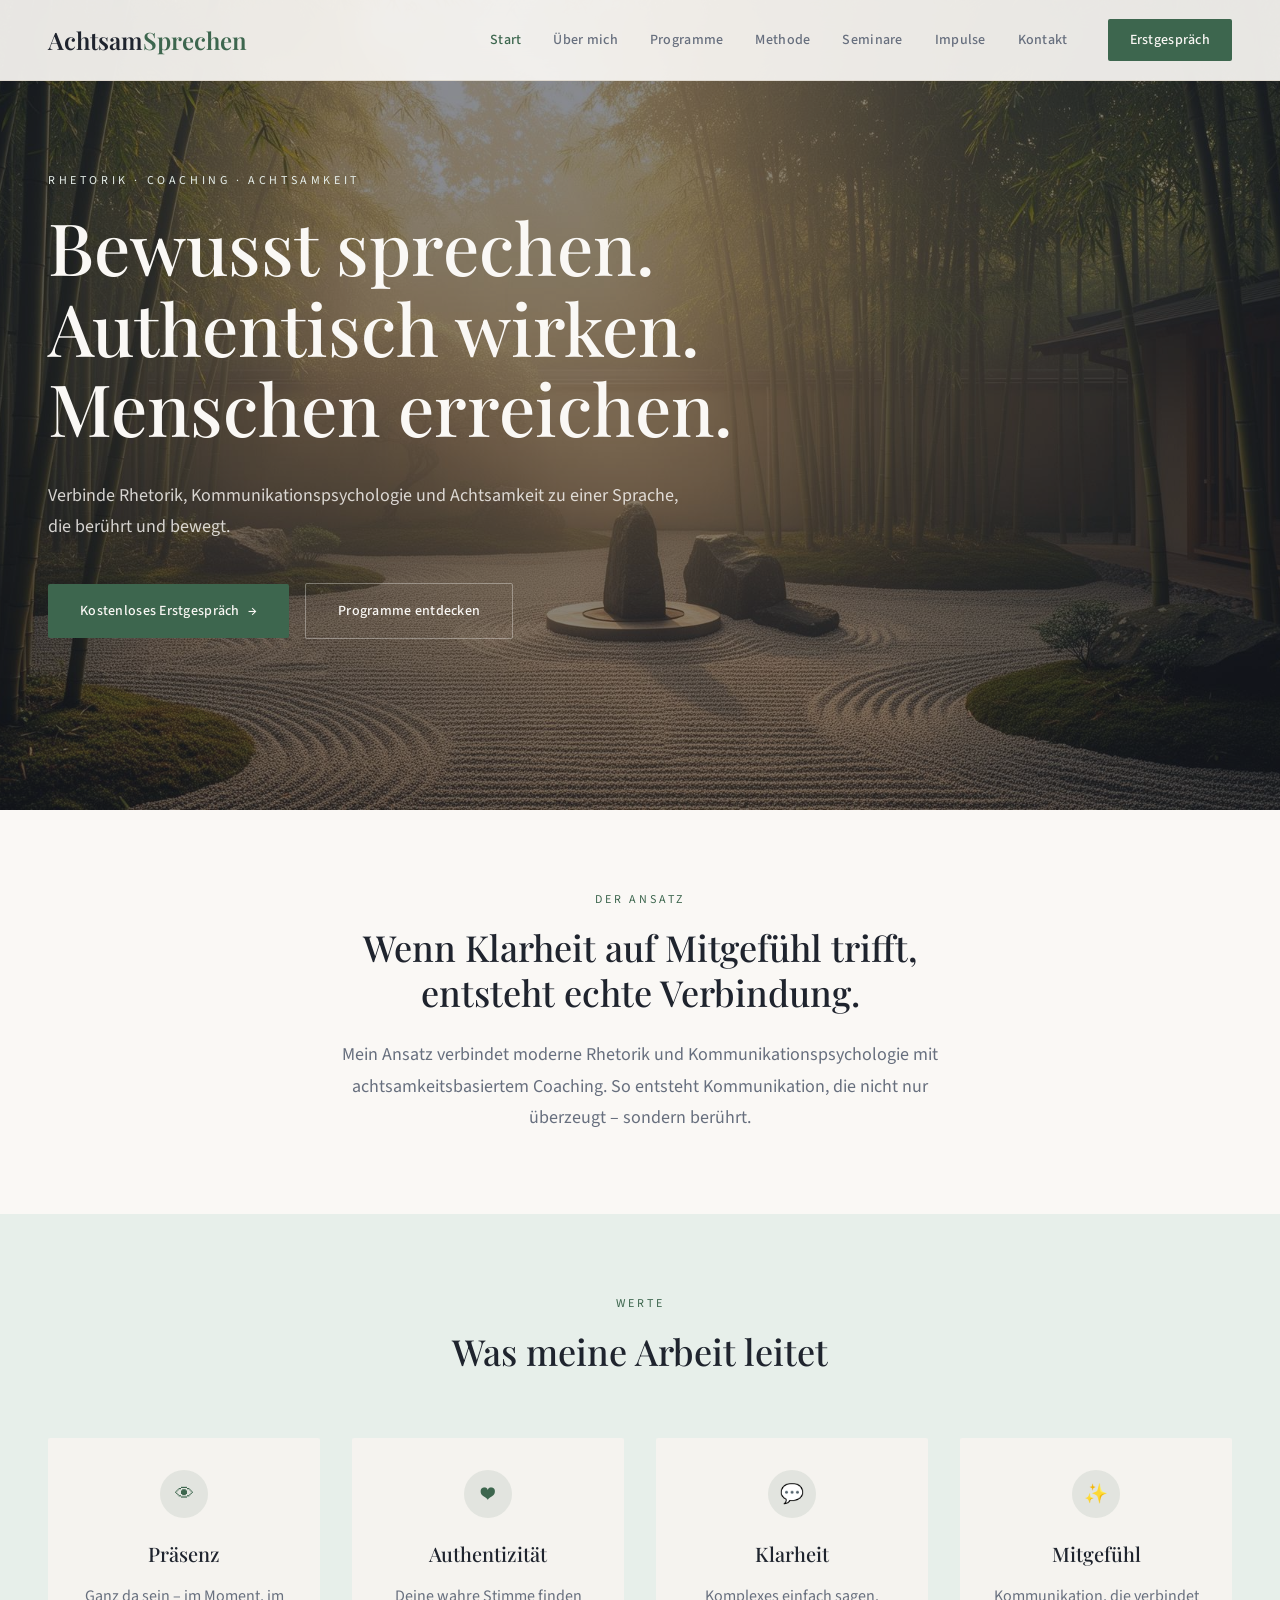
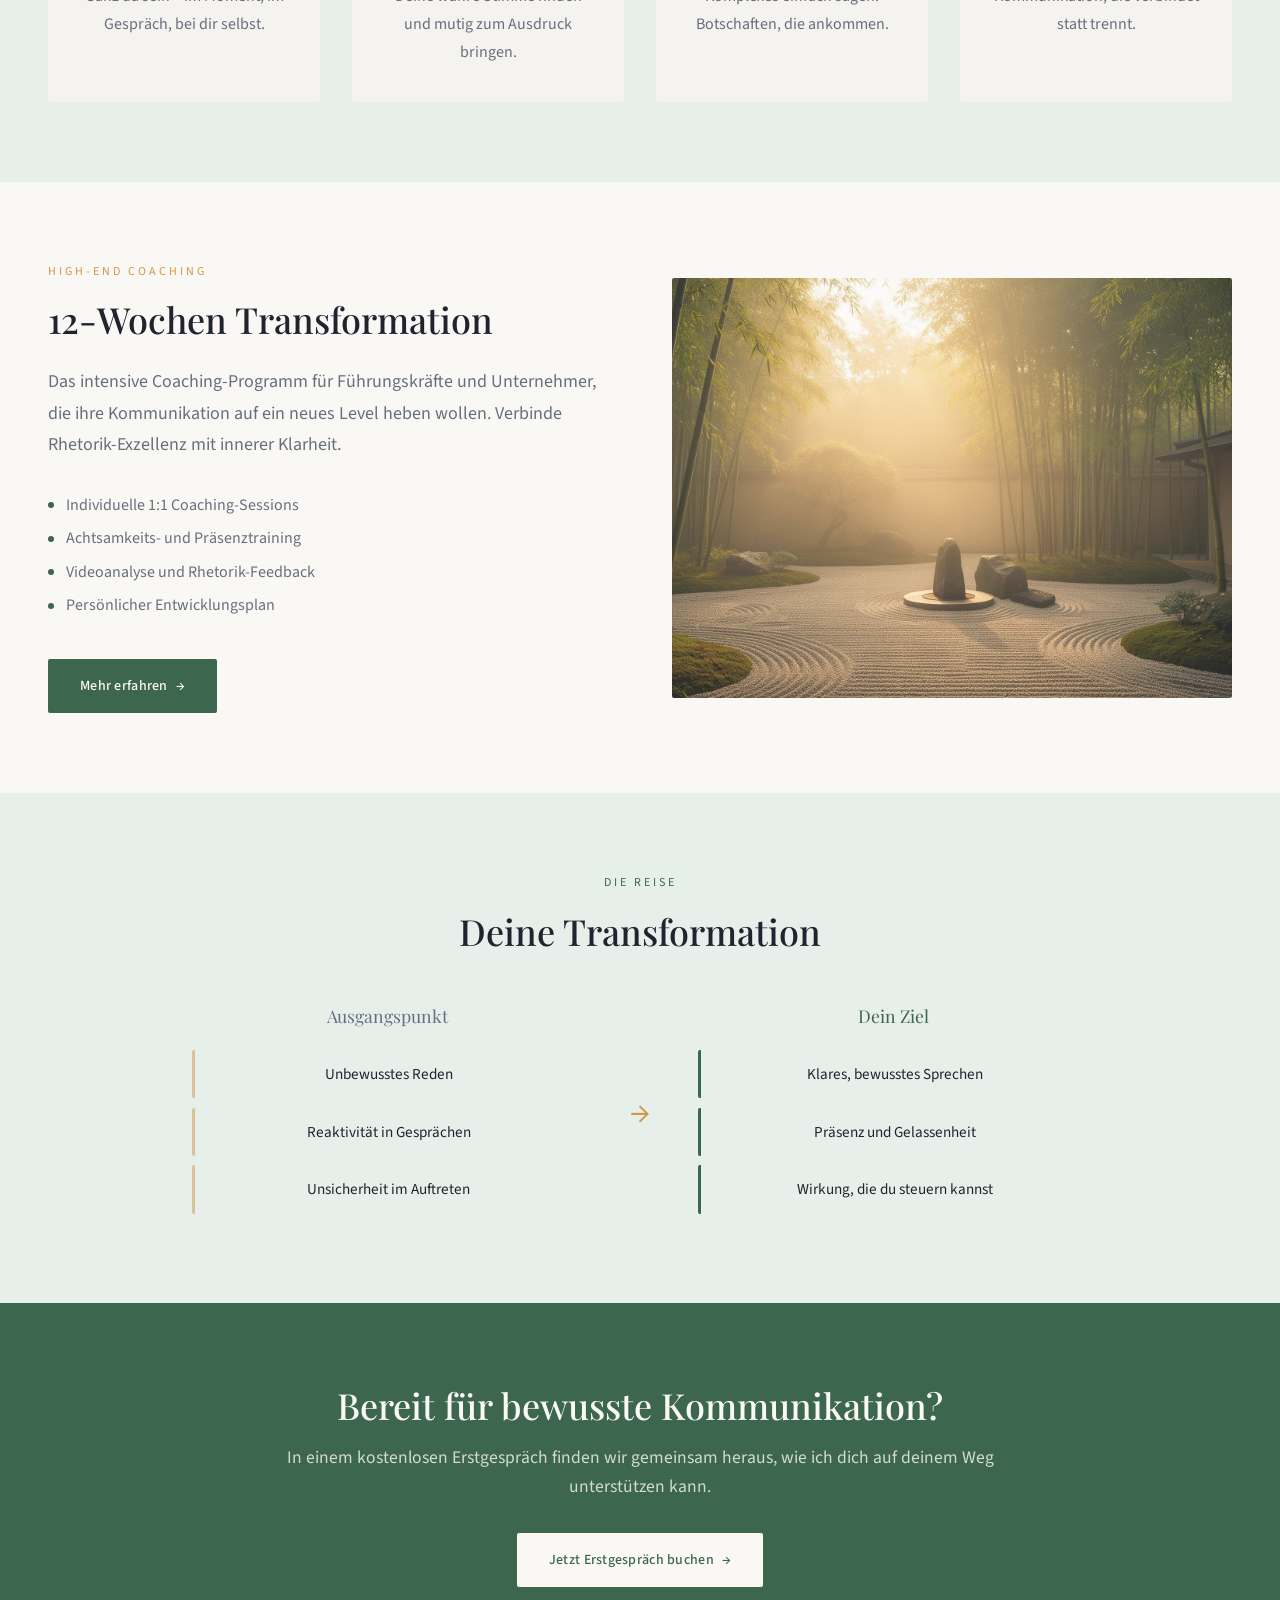
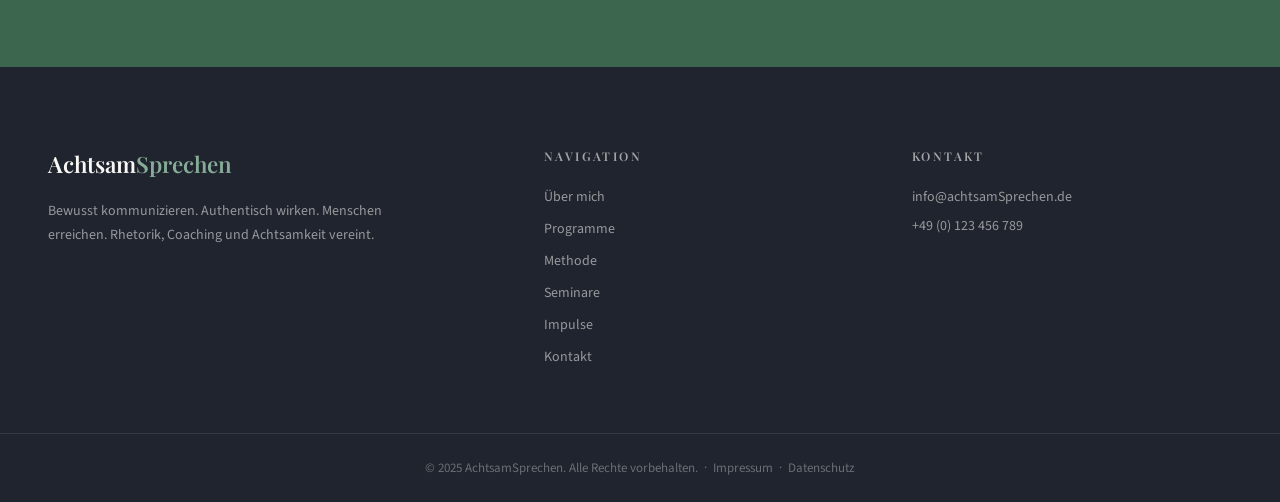
<file: index.html>
<!DOCTYPE html>
<html lang="de">
<head>
  <meta charset="UTF-8">
  <meta name="viewport" content="width=device-width, initial-scale=1.0">
  <meta name="description" content="Bewusst sprechen, authentisch wirken, Menschen erreichen. Rhetorik, Coaching und Achtsamkeit vereint.">
  <title>AchtsamSprechen – Bewusst kommunizieren</title>
  <link rel="stylesheet" href="styles.css">
</head>
<body>

<nav class="nav" id="nav">
  <div class="nav-inner">
    <a href="index.html" class="nav-logo">Achtsam<span>Sprechen</span></a>
    <div class="nav-links">
      <a href="index.html" class="active">Start</a>
      <a href="ueber-mich.html">Über mich</a>
      <a href="programme.html">Programme</a>
      <a href="methode.html">Methode</a>
      <a href="seminare.html">Seminare</a>
      <a href="blog.html">Impulse</a>
      <a href="kontakt.html">Kontakt</a>
      <a href="kontakt.html" class="nav-cta">Erstgespräch</a>
    </div>
    <div class="nav-hamburger" id="hamburger">
      <span></span><span></span><span></span>
    </div>
  </div>
  <div class="nav-mobile" id="mobileMenu">
    <a href="index.html" class="active">Start</a>
    <a href="ueber-mich.html">Über mich</a>
    <a href="programme.html">Programme</a>
    <a href="methode.html">Methode</a>
    <a href="seminare.html">Seminare</a>
    <a href="blog.html">Impulse</a>
    <a href="kontakt.html">Kontakt</a>
    <a href="kontakt.html" class="nav-cta-mobile">Kostenloses Erstgespräch</a>
  </div>
</nav>

<!-- ─── HERO ─── -->
<section class="hero">
  <div class="hero-img">
    <img src="hero-home.jpg" alt="Zen-Garten bei Sonnenaufgang" loading="eager">
    <div class="hero-overlay"></div>
  </div>
  <div class="hero-content">
    <div class="reveal">
      <span class="label label-light">Rhetorik · Coaching · Achtsamkeit</span>
      <h1 class="h1-xl" style="color:var(--primary-fg); max-width:46rem; margin-bottom:2rem;">
        Bewusst sprechen.<br>
        Authentisch wirken.<br>
        Menschen erreichen.
      </h1>
      <p class="text-lg leading-relaxed hero-intro-sub" style="color:hsla(40,33%,97%,0.82); margin-bottom:2.5rem;">
        Verbinde Rhetorik, Kommunikationspsychologie und Achtsamkeit zu einer Sprache, die berührt und bewegt.
      </p>
      <div class="btn-flex-row">
        <a href="kontakt.html" class="btn btn-primary">
          Kostenloses Erstgespräch <span class="arrow">→</span>
        </a>
        <a href="programme.html" class="btn btn-outline">
          Programme entdecken
        </a>
      </div>
    </div>
  </div>
</section>

<!-- ─── INTRO ─── -->
<section class="section" style="background:var(--bg);">
  <div class="max-w-4xl text-center">
    <div class="reveal">
      <span class="label">Der Ansatz</span>
      <h2>Wenn Klarheit auf Mitgefühl trifft,<br>entsteht echte Verbindung.</h2>
      <p class="text-lg muted-text leading-relaxed mt-6" style="max-width:38rem; margin-left:auto; margin-right:auto;">
        Mein Ansatz verbindet moderne Rhetorik und Kommunikationspsychologie mit achtsamkeitsbasiertem Coaching.
        So entsteht Kommunikation, die nicht nur überzeugt – sondern berührt.
      </p>
    </div>
  </div>
</section>

<!-- ─── WERTE ─── -->
<section class="section section-sage">
  <div class="max-w-7xl">
    <div class="text-center reveal">
      <span class="label">Werte</span>
      <h2 class="mb-16">Was meine Arbeit leitet</h2>
    </div>
    <div class="grid-4">
      <div class="card card-centered reveal delay-1">
        <div class="icon-circle">👁</div>
        <h3>Präsenz</h3>
        <p class="muted-text leading-relaxed">Ganz da sein – im Moment, im Gespräch, bei dir selbst.</p>
      </div>
      <div class="card card-centered reveal delay-2">
        <div class="icon-circle">❤</div>
        <h3>Authentizität</h3>
        <p class="muted-text leading-relaxed">Deine wahre Stimme finden und mutig zum Ausdruck bringen.</p>
      </div>
      <div class="card card-centered reveal delay-3">
        <div class="icon-circle">💬</div>
        <h3>Klarheit</h3>
        <p class="muted-text leading-relaxed">Komplexes einfach sagen. Botschaften, die ankommen.</p>
      </div>
      <div class="card card-centered reveal" style="transition-delay:0.4s;">
        <div class="icon-circle">✨</div>
        <h3>Mitgefühl</h3>
        <p class="muted-text leading-relaxed">Kommunikation, die verbindet statt trennt.</p>
      </div>
    </div>
  </div>
</section>

<!-- ─── SIGNATURE PROGRAMM ─── -->
<section class="section" style="background:var(--bg);">
  <div class="max-w-7xl">
    <div class="grid-2">
      <div class="reveal">
        <span class="label label-warm">High-End Coaching</span>
        <h2>12-Wochen Transformation</h2>
        <p class="text-lg muted-text leading-relaxed mt-6">
          Das intensive Coaching-Programm für Führungskräfte und Unternehmer, die ihre Kommunikation
          auf ein neues Level heben wollen. Verbinde Rhetorik-Exzellenz mit innerer Klarheit.
        </p>
        <ul class="dot-list mt-8">
          <li><span class="dot"></span>Individuelle 1:1 Coaching-Sessions</li>
          <li><span class="dot"></span>Achtsamkeits- und Präsenztraining</li>
          <li><span class="dot"></span>Videoanalyse und Rhetorik-Feedback</li>
          <li><span class="dot"></span>Persönlicher Entwicklungsplan</li>
        </ul>
        <a href="programme.html" class="btn btn-primary mt-8">
          Mehr erfahren <span class="arrow">→</span>
        </a>
      </div>
      <div class="aspect-4-3 reveal delay-2">
        <img src="hero-home.jpg" alt="Coaching" class="aspect-img" style="opacity:0.85;">
      </div>
    </div>
  </div>
</section>

<!-- ─── TRANSFORMATION ─── -->
<section class="section section-sage">
  <div class="max-w-4xl text-center">
    <div class="reveal">
      <span class="label">Die Reise</span>
      <h2>Deine Transformation</h2>
    </div>
    <div class="transform-grid reveal">
      <div>
        <h3 style="color:var(--muted); font-weight:400; font-size:1.1rem; margin-bottom:1.25rem; font-family:var(--font-display);">Ausgangspunkt</h3>
        <div class="transform-item from">Unbewusstes Reden</div>
        <div class="transform-item from">Reaktivität in Gesprächen</div>
        <div class="transform-item from">Unsicherheit im Auftreten</div>
      </div>
      <div class="transform-arrow">→</div>
      <div>
        <h3 style="color:var(--primary); font-weight:400; font-size:1.1rem; margin-bottom:1.25rem; font-family:var(--font-display);">Dein Ziel</h3>
        <div class="transform-item to">Klares, bewusstes Sprechen</div>
        <div class="transform-item to">Präsenz und Gelassenheit</div>
        <div class="transform-item to">Wirkung, die du steuern kannst</div>
      </div>
    </div>
  </div>
</section>

<!-- ─── CTA ─── -->
<section class="cta-section">
  <div class="max-w-3xl reveal">
    <h2>Bereit für bewusste Kommunikation?</h2>
    <p>In einem kostenlosen Erstgespräch finden wir gemeinsam heraus, wie ich dich auf deinem Weg unterstützen kann.</p>
    <a href="kontakt.html" class="btn btn-inverse">
      Jetzt Erstgespräch buchen <span class="arrow">→</span>
    </a>
  </div>
</section>

<!-- ─── FOOTER ─── -->
<footer>
  <div class="footer-inner">
    <div>
      <div class="footer-logo">Achtsam<span>Sprechen</span></div>
      <p class="footer-desc">Bewusst kommunizieren. Authentisch wirken. Menschen erreichen. Rhetorik, Coaching und Achtsamkeit vereint.</p>
    </div>
    <div>
      <div class="footer-col-title">Navigation</div>
      <div class="footer-links">
        <a href="ueber-mich.html">Über mich</a>
        <a href="programme.html">Programme</a>
        <a href="methode.html">Methode</a>
        <a href="seminare.html">Seminare</a>
        <a href="blog.html">Impulse</a>
        <a href="kontakt.html">Kontakt</a>
      </div>
    </div>
    <div>
      <div class="footer-col-title">Kontakt</div>
      <div class="footer-contact">
        <p>info@achtsamSprechen.de</p>
        <p>+49 (0) 123 456 789</p>
      </div>
    </div>
  </div>
  <div class="footer-bar">
    © 2025 AchtsamSprechen. Alle Rechte vorbehalten. &nbsp;·&nbsp;
    <a href="#" style="color:inherit;">Impressum</a> &nbsp;·&nbsp;
    <a href="#" style="color:inherit;">Datenschutz</a>
  </div>
</footer>

<script src="main.js"></script>
</body>
</html>
</file>
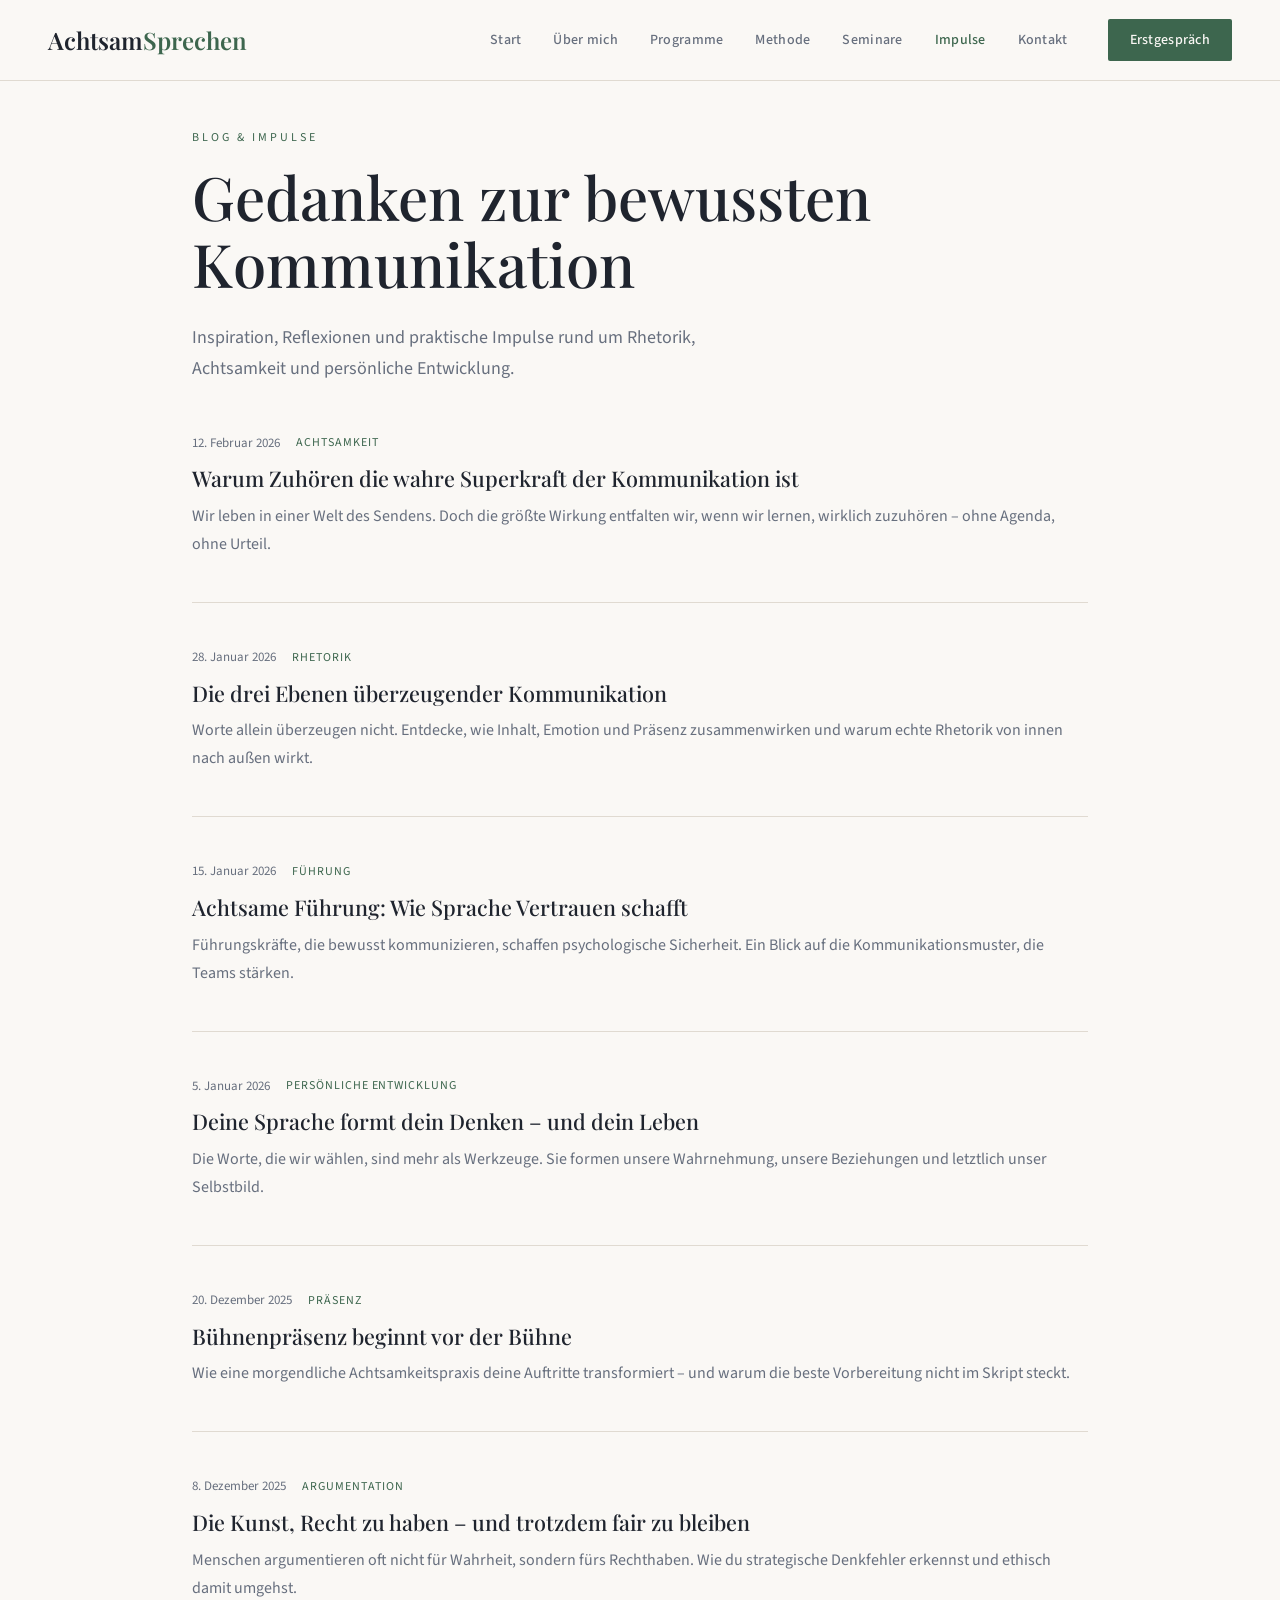
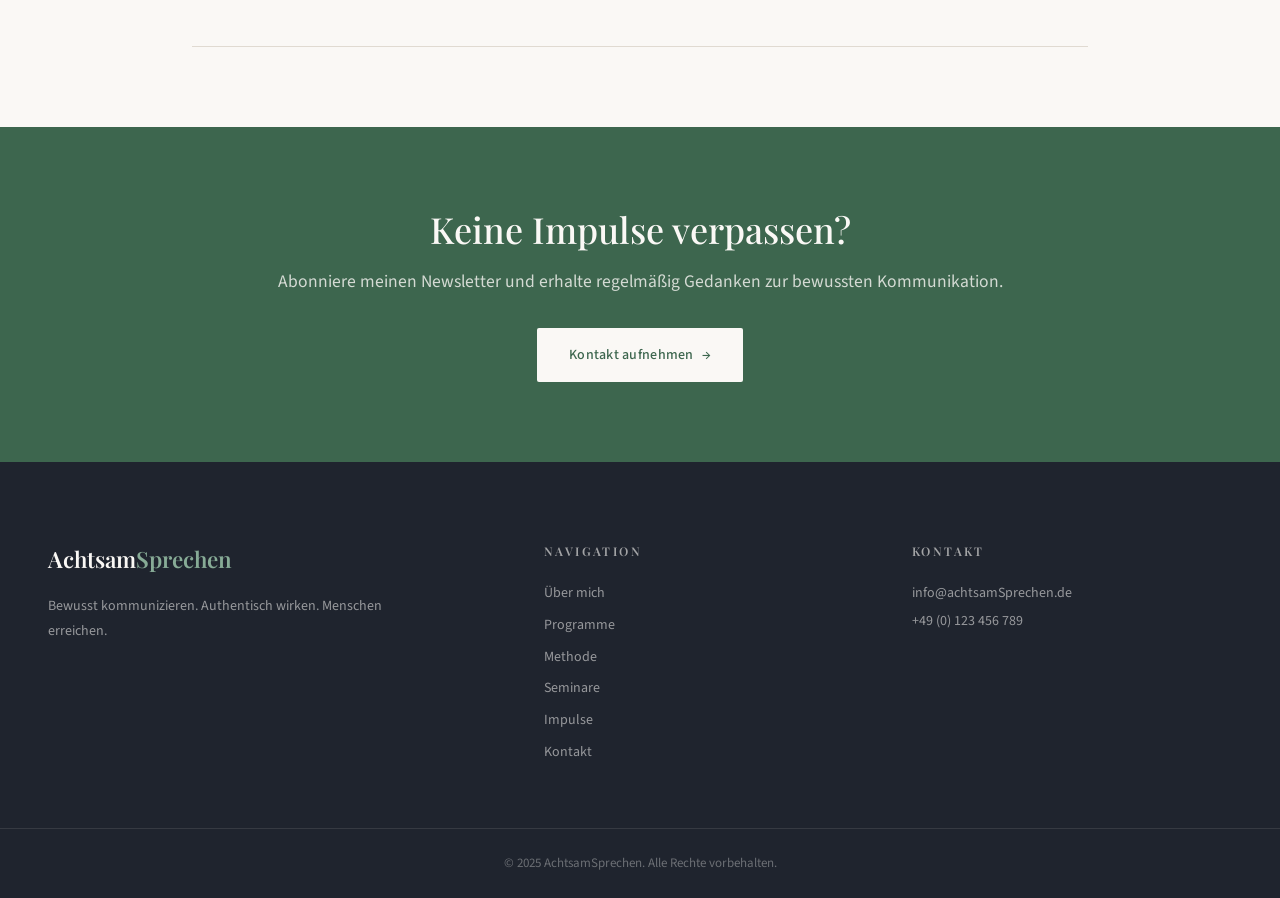
<file: blog.html>
<!DOCTYPE html>
<html lang="de">
<head>
  <meta charset="UTF-8">
  <meta name="viewport" content="width=device-width, initial-scale=1.0">
  <meta name="description" content="Impulse und Gedanken zur bewussten Kommunikation, Rhetorik und persönlichen Entwicklung.">
  <title>Impulse – AchtsamSprechen</title>
  <link rel="stylesheet" href="styles.css">
</head>
<body>

<nav class="nav" id="nav">
  <div class="nav-inner">
    <a href="index.html" class="nav-logo">Achtsam<span>Sprechen</span></a>
    <div class="nav-links">
      <a href="index.html">Start</a>
      <a href="ueber-mich.html">Über mich</a>
      <a href="programme.html">Programme</a>
      <a href="methode.html">Methode</a>
      <a href="seminare.html">Seminare</a>
      <a href="blog.html" class="active">Impulse</a>
      <a href="kontakt.html">Kontakt</a>
      <a href="kontakt.html" class="nav-cta">Erstgespräch</a>
    </div>
    <div class="nav-hamburger" id="hamburger"><span></span><span></span><span></span></div>
  </div>
  <div class="nav-mobile" id="mobileMenu">
    <a href="index.html">Start</a>
    <a href="ueber-mich.html">Über mich</a>
    <a href="programme.html">Programme</a>
    <a href="methode.html">Methode</a>
    <a href="seminare.html">Seminare</a>
    <a href="blog.html" class="active">Impulse</a>
    <a href="kontakt.html">Kontakt</a>
    <a href="kontakt.html" class="nav-cta-mobile">Kostenloses Erstgespräch</a>
  </div>
</nav>

<section class="section page-header">
  <div class="max-w-4xl">
    <div class="reveal">
      <span class="label">Blog &amp; Impulse</span>
      <h1>Gedanken zur bewussten<br>Kommunikation</h1>
      <p class="text-lg muted-text leading-relaxed mt-6" style="max-width:36rem;">
        Inspiration, Reflexionen und praktische Impulse rund um Rhetorik, Achtsamkeit und persönliche Entwicklung.
      </p>
    </div>
  </div>
</section>

<section class="section" style="padding-top:0; background:var(--bg);">
  <div class="max-w-4xl">
    <div class="blog-post reveal">
      <div class="blog-meta">
        <span class="date">12. Februar 2026</span>
        <span class="cat">Achtsamkeit</span>
      </div>
      <h2>Warum Zuhören die wahre Superkraft der Kommunikation ist</h2>
      <p class="muted-text leading-relaxed mt-2">Wir leben in einer Welt des Sendens. Doch die größte Wirkung entfalten wir, wenn wir lernen, wirklich zuzuhören – ohne Agenda, ohne Urteil.</p>
    </div>

    <div class="blog-post reveal delay-1">
      <div class="blog-meta">
        <span class="date">28. Januar 2026</span>
        <span class="cat">Rhetorik</span>
      </div>
      <h2>Die drei Ebenen überzeugender Kommunikation</h2>
      <p class="muted-text leading-relaxed mt-2">Worte allein überzeugen nicht. Entdecke, wie Inhalt, Emotion und Präsenz zusammenwirken und warum echte Rhetorik von innen nach außen wirkt.</p>
    </div>

    <div class="blog-post reveal">
      <div class="blog-meta">
        <span class="date">15. Januar 2026</span>
        <span class="cat">Führung</span>
      </div>
      <h2>Achtsame Führung: Wie Sprache Vertrauen schafft</h2>
      <p class="muted-text leading-relaxed mt-2">Führungskräfte, die bewusst kommunizieren, schaffen psychologische Sicherheit. Ein Blick auf die Kommunikationsmuster, die Teams stärken.</p>
    </div>

    <div class="blog-post reveal delay-1">
      <div class="blog-meta">
        <span class="date">5. Januar 2026</span>
        <span class="cat">Persönliche Entwicklung</span>
      </div>
      <h2>Deine Sprache formt dein Denken – und dein Leben</h2>
      <p class="muted-text leading-relaxed mt-2">Die Worte, die wir wählen, sind mehr als Werkzeuge. Sie formen unsere Wahrnehmung, unsere Beziehungen und letztlich unser Selbstbild.</p>
    </div>

    <div class="blog-post reveal">
      <div class="blog-meta">
        <span class="date">20. Dezember 2025</span>
        <span class="cat">Präsenz</span>
      </div>
      <h2>Bühnenpräsenz beginnt vor der Bühne</h2>
      <p class="muted-text leading-relaxed mt-2">Wie eine morgendliche Achtsamkeitspraxis deine Auftritte transformiert – und warum die beste Vorbereitung nicht im Skript steckt.</p>
    </div>

    <div class="blog-post reveal delay-1">
      <div class="blog-meta">
        <span class="date">8. Dezember 2025</span>
        <span class="cat">Argumentation</span>
      </div>
      <h2>Die Kunst, Recht zu haben – und trotzdem fair zu bleiben</h2>
      <p class="muted-text leading-relaxed mt-2">Menschen argumentieren oft nicht für Wahrheit, sondern fürs Rechthaben. Wie du strategische Denkfehler erkennst und ethisch damit umgehst.</p>
    </div>
  </div>
</section>

<section class="cta-section">
  <div class="max-w-3xl reveal">
    <h2>Keine Impulse verpassen?</h2>
    <p>Abonniere meinen Newsletter und erhalte regelmäßig Gedanken zur bewussten Kommunikation.</p>
    <a href="kontakt.html" class="btn btn-inverse">Kontakt aufnehmen <span class="arrow">→</span></a>
  </div>
</section>

<footer>
  <div class="footer-inner">
    <div>
      <div class="footer-logo">Achtsam<span>Sprechen</span></div>
      <p class="footer-desc">Bewusst kommunizieren. Authentisch wirken. Menschen erreichen.</p>
    </div>
    <div>
      <div class="footer-col-title">Navigation</div>
      <div class="footer-links">
        <a href="ueber-mich.html">Über mich</a>
        <a href="programme.html">Programme</a>
        <a href="methode.html">Methode</a>
        <a href="seminare.html">Seminare</a>
        <a href="blog.html">Impulse</a>
        <a href="kontakt.html">Kontakt</a>
      </div>
    </div>
    <div>
      <div class="footer-col-title">Kontakt</div>
      <div class="footer-contact">
        <p>info@achtsamSprechen.de</p>
        <p>+49 (0) 123 456 789</p>
      </div>
    </div>
  </div>
  <div class="footer-bar">© 2025 AchtsamSprechen. Alle Rechte vorbehalten.</div>
</footer>

<script src="main.js"></script>
</body>
</html>
</file>
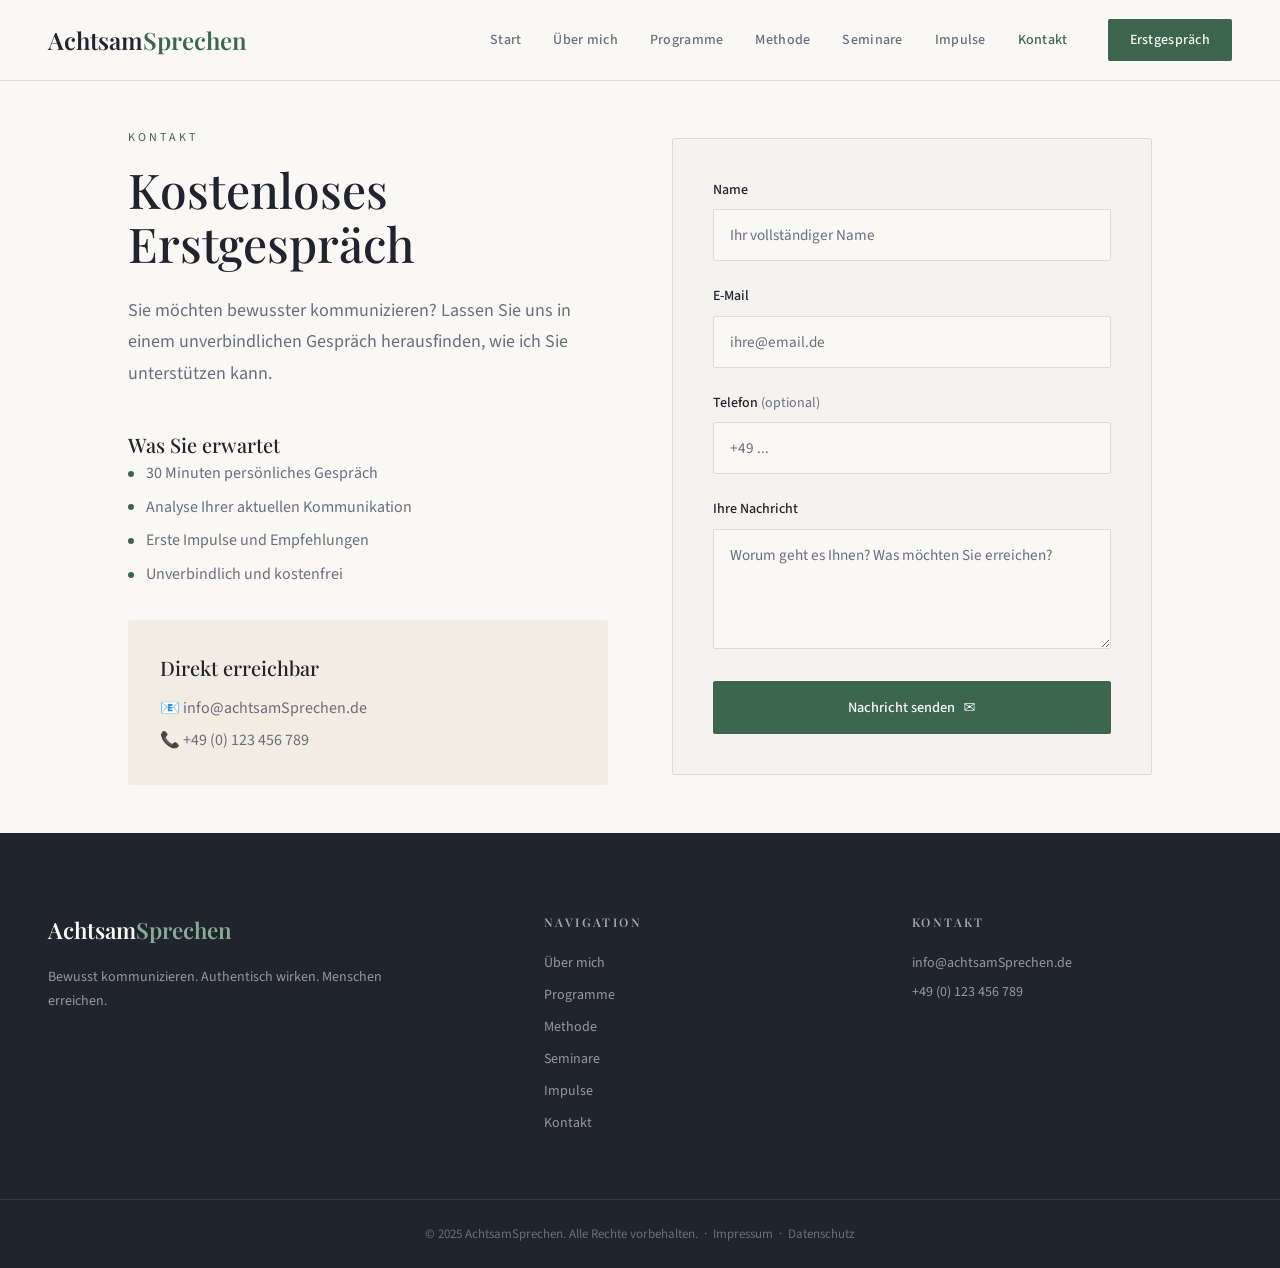
<file: kontakt.html>
<!DOCTYPE html>
<html lang="de">
<head>
  <meta charset="UTF-8">
  <meta name="viewport" content="width=device-width, initial-scale=1.0">
  <meta name="description" content="Kostenloses Erstgespräch – jetzt Kontakt aufnehmen.">
  <title>Kontakt – AchtsamSprechen</title>
  <link rel="stylesheet" href="styles.css">
</head>
<body>

<nav class="nav" id="nav">
  <div class="nav-inner">
    <a href="index.html" class="nav-logo">Achtsam<span>Sprechen</span></a>
    <div class="nav-links">
      <a href="index.html">Start</a>
      <a href="ueber-mich.html">Über mich</a>
      <a href="programme.html">Programme</a>
      <a href="methode.html">Methode</a>
      <a href="seminare.html">Seminare</a>
      <a href="blog.html">Impulse</a>
      <a href="kontakt.html" class="active">Kontakt</a>
      <a href="kontakt.html" class="nav-cta">Erstgespräch</a>
    </div>
    <div class="nav-hamburger" id="hamburger"><span></span><span></span><span></span></div>
  </div>
  <div class="nav-mobile" id="mobileMenu">
    <a href="index.html">Start</a>
    <a href="ueber-mich.html">Über mich</a>
    <a href="programme.html">Programme</a>
    <a href="methode.html">Methode</a>
    <a href="seminare.html">Seminare</a>
    <a href="blog.html">Impulse</a>
    <a href="kontakt.html" class="active">Kontakt</a>
    <a href="kontakt.html" class="nav-cta-mobile">Kostenloses Erstgespräch</a>
  </div>
</nav>

<section class="section page-header">
  <div class="max-w-5xl">
    <div class="grid-2">
      <!-- Left: Info -->
      <div class="reveal">
        <span class="label">Kontakt</span>
        <h1 style="font-size:clamp(2rem,4vw,3rem);">Kostenloses Erstgespräch</h1>
        <p class="text-lg muted-text leading-relaxed mt-6">
          Sie möchten bewusster kommunizieren? Lassen Sie uns in einem unverbindlichen Gespräch herausfinden,
          wie ich Sie unterstützen kann.
        </p>

        <div class="mt-10">
          <h3 class="mb-4">Was Sie erwartet</h3>
          <ul class="dot-list">
            <li><span class="dot"></span>30 Minuten persönliches Gespräch</li>
            <li><span class="dot"></span>Analyse Ihrer aktuellen Kommunikation</li>
            <li><span class="dot"></span>Erste Impulse und Empfehlungen</li>
            <li><span class="dot"></span>Unverbindlich und kostenfrei</li>
          </ul>
        </div>

        <div class="info-box">
          <h3>Direkt erreichbar</h3>
          <p class="muted-text">📧 info@achtsamSprechen.de</p>
          <p class="muted-text" style="margin-top:0.4rem;">📞 +49 (0) 123 456 789</p>
        </div>
      </div>

      <!-- Right: Form -->
      <div class="reveal delay-2">
        <form class="contact-form" id="contactForm" onsubmit="handleSubmit(event)">
          <div class="form-group">
            <label class="form-label" for="name">Name</label>
            <input class="form-input" type="text" id="name" name="name" required maxlength="100" placeholder="Ihr vollständiger Name">
          </div>
          <div class="form-group">
            <label class="form-label" for="email">E-Mail</label>
            <input class="form-input" type="email" id="email" name="email" required maxlength="255" placeholder="ihre@email.de">
          </div>
          <div class="form-group">
            <label class="form-label" for="phone">Telefon <span style="color:var(--muted); font-weight:400;">(optional)</span></label>
            <input class="form-input" type="tel" id="phone" name="phone" maxlength="30" placeholder="+49 ...">
          </div>
          <div class="form-group">
            <label class="form-label" for="message">Ihre Nachricht</label>
            <textarea class="form-input" id="message" name="message" rows="4" required maxlength="1000" placeholder="Worum geht es Ihnen? Was möchten Sie erreichen?"></textarea>
          </div>
          <button type="submit" class="btn-submit" id="submitBtn">
            <span id="btnText">Nachricht senden</span>
            <span>✉</span>
          </button>
          <div id="successMsg" style="display:none; margin-top:1rem; padding:1rem; background:hsl(145,20%,92%); border-radius:2px; color:var(--primary); font-size:0.9rem;">
            ✓ Vielen Dank! Ich melde mich innerhalb von 48 Stunden bei Ihnen.
          </div>
        </form>
      </div>
    </div>
  </div>
</section>

<footer>
  <div class="footer-inner">
    <div>
      <div class="footer-logo">Achtsam<span>Sprechen</span></div>
      <p class="footer-desc">Bewusst kommunizieren. Authentisch wirken. Menschen erreichen.</p>
    </div>
    <div>
      <div class="footer-col-title">Navigation</div>
      <div class="footer-links">
        <a href="ueber-mich.html">Über mich</a>
        <a href="programme.html">Programme</a>
        <a href="methode.html">Methode</a>
        <a href="seminare.html">Seminare</a>
        <a href="blog.html">Impulse</a>
        <a href="kontakt.html">Kontakt</a>
      </div>
    </div>
    <div>
      <div class="footer-col-title">Kontakt</div>
      <div class="footer-contact">
        <p>info@achtsamSprechen.de</p>
        <p>+49 (0) 123 456 789</p>
      </div>
    </div>
  </div>
  <div class="footer-bar">
    © 2025 AchtsamSprechen. Alle Rechte vorbehalten. &nbsp;·&nbsp;
    <a href="#" style="color:inherit;">Impressum</a> &nbsp;·&nbsp;
    <a href="#" style="color:inherit;">Datenschutz</a>
  </div>
</footer>

<script src="main.js"></script>
</body>
</html>
</file>
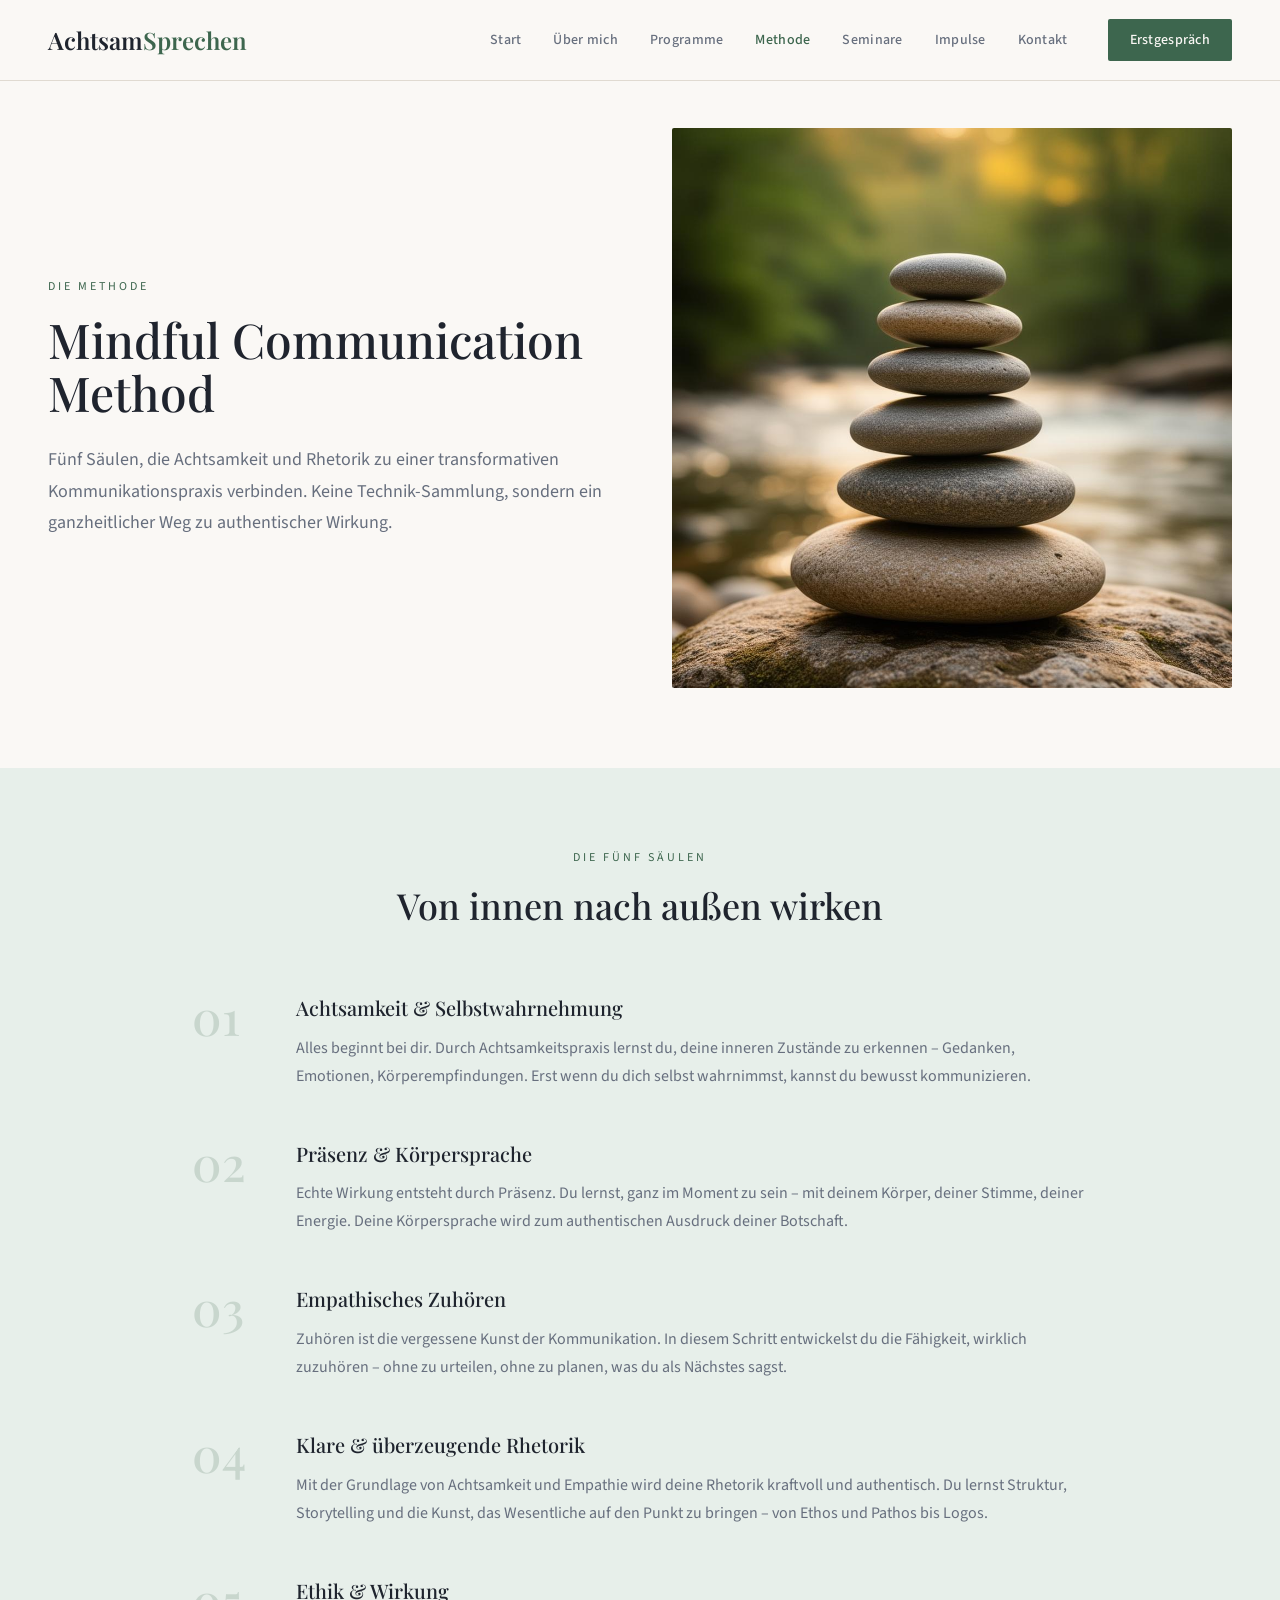
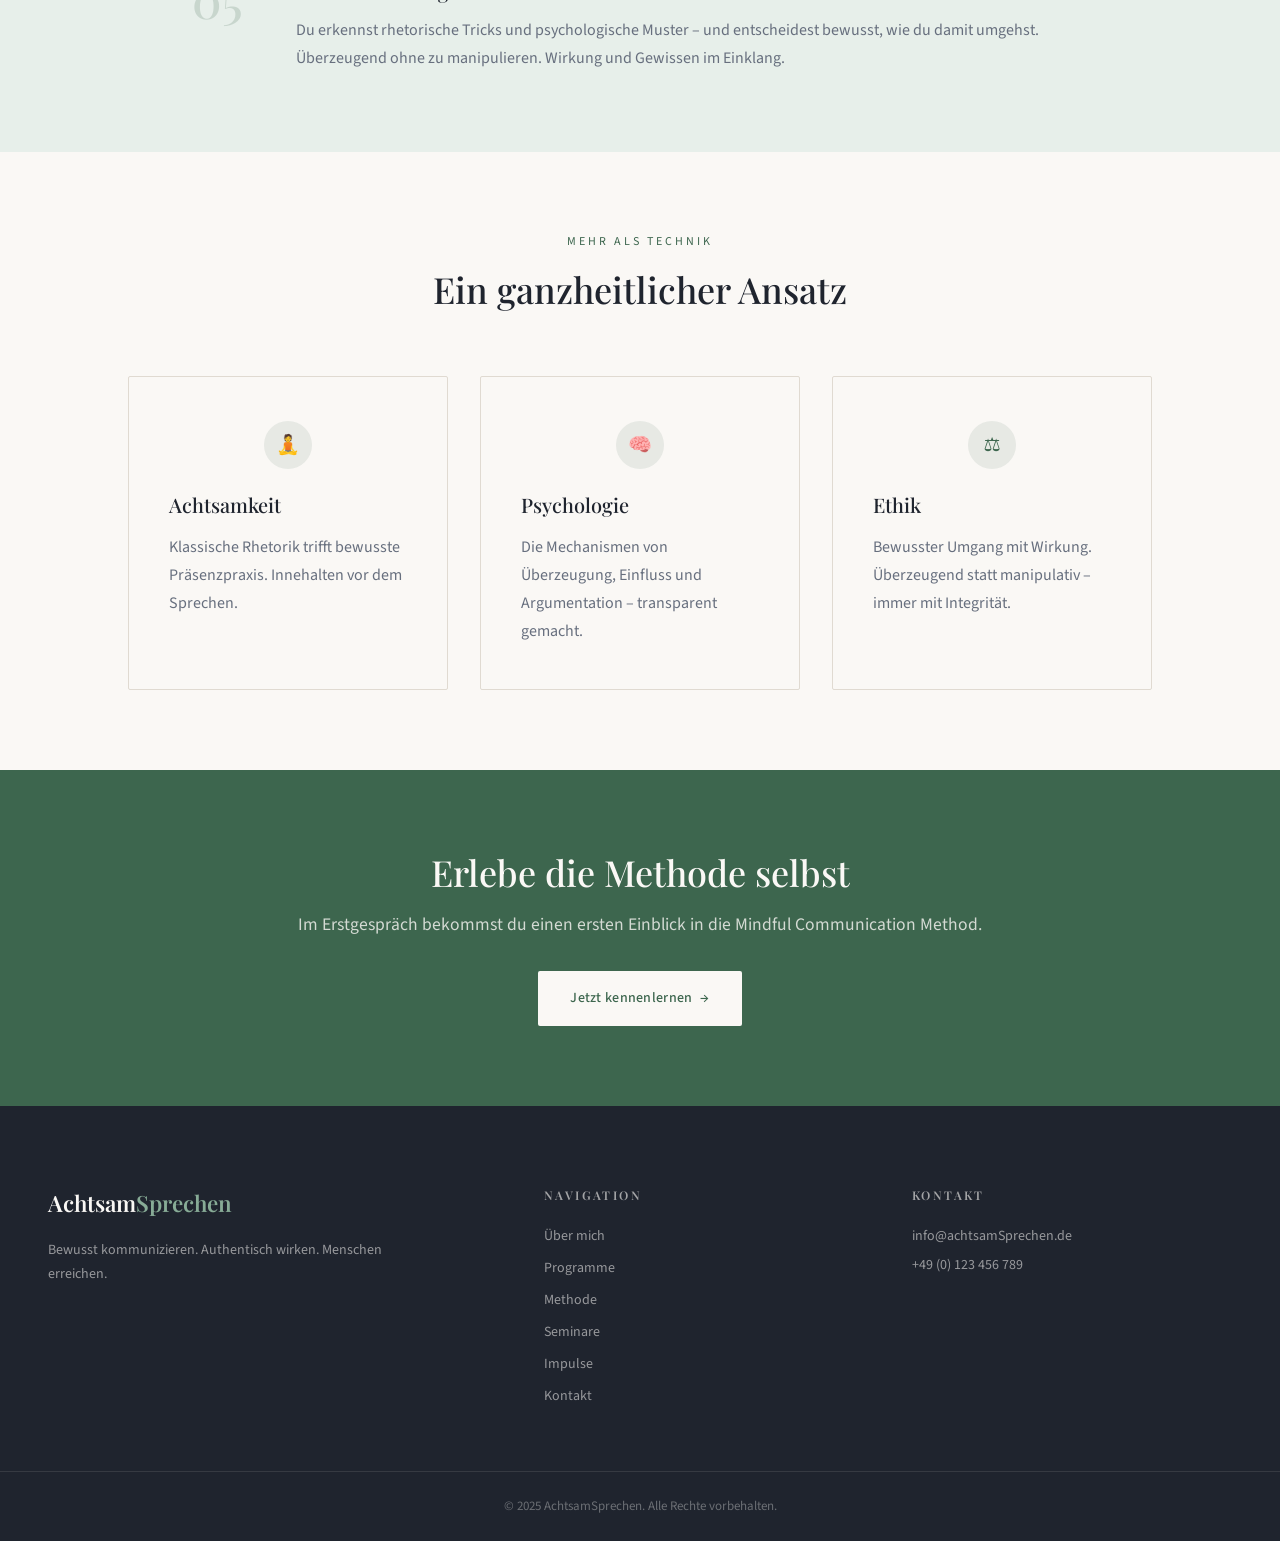
<file: methode.html>
<!DOCTYPE html>
<html lang="de">
<head>
  <meta charset="UTF-8">
  <meta name="viewport" content="width=device-width, initial-scale=1.0">
  <meta name="description" content="Die Mindful Communication Method – fünf Säulen für achtsame Rhetorik.">
  <title>Methode – AchtsamSprechen</title>
  <link rel="stylesheet" href="styles.css">
</head>
<body>

<nav class="nav" id="nav">
  <div class="nav-inner">
    <a href="index.html" class="nav-logo">Achtsam<span>Sprechen</span></a>
    <div class="nav-links">
      <a href="index.html">Start</a>
      <a href="ueber-mich.html">Über mich</a>
      <a href="programme.html">Programme</a>
      <a href="methode.html" class="active">Methode</a>
      <a href="seminare.html">Seminare</a>
      <a href="blog.html">Impulse</a>
      <a href="kontakt.html">Kontakt</a>
      <a href="kontakt.html" class="nav-cta">Erstgespräch</a>
    </div>
    <div class="nav-hamburger" id="hamburger"><span></span><span></span><span></span></div>
  </div>
  <div class="nav-mobile" id="mobileMenu">
    <a href="index.html">Start</a>
    <a href="ueber-mich.html">Über mich</a>
    <a href="programme.html">Programme</a>
    <a href="methode.html" class="active">Methode</a>
    <a href="seminare.html">Seminare</a>
    <a href="blog.html">Impulse</a>
    <a href="kontakt.html">Kontakt</a>
    <a href="kontakt.html" class="nav-cta-mobile">Kostenloses Erstgespräch</a>
  </div>
</nav>

<!-- ─── INTRO ─── -->
<section class="section" style="padding-top:8rem; background:var(--bg);">
  <div class="max-w-7xl">
    <div class="grid-2">
      <div class="reveal">
        <span class="label">Die Methode</span>
        <h1 style="font-size:clamp(2rem,4vw,3rem); margin-bottom:1.5rem;">Mindful Communication Method</h1>
        <p class="text-lg muted-text leading-relaxed">
          Fünf Säulen, die Achtsamkeit und Rhetorik zu einer transformativen Kommunikationspraxis verbinden.
          Keine Technik-Sammlung, sondern ein ganzheitlicher Weg zu authentischer Wirkung.
        </p>
      </div>
      <div class="aspect-sq reveal delay-2">
        <img src="method-image.jpg" alt="Balancierte Steine" class="aspect-img">
      </div>
    </div>
  </div>
</section>

<!-- ─── FÜNF SÄULEN ─── -->
<section class="section section-sage">
  <div class="max-w-4xl">
    <div class="reveal text-center mb-16">
      <span class="label">Die fünf Säulen</span>
      <h2>Von innen nach außen wirken</h2>
    </div>
    <div class="pillars-stack">
      <div class="pillar-row reveal">
        <div class="pillar-num">01</div>
        <div class="pillar-body">
          <h3>Achtsamkeit &amp; Selbstwahrnehmung</h3>
          <p>Alles beginnt bei dir. Durch Achtsamkeitspraxis lernst du, deine inneren Zustände zu erkennen – Gedanken, Emotionen, Körperempfindungen. Erst wenn du dich selbst wahrnimmst, kannst du bewusst kommunizieren.</p>
        </div>
      </div>
      <div class="pillar-row reveal delay-1">
        <div class="pillar-num">02</div>
        <div class="pillar-body">
          <h3>Präsenz &amp; Körpersprache</h3>
          <p>Echte Wirkung entsteht durch Präsenz. Du lernst, ganz im Moment zu sein – mit deinem Körper, deiner Stimme, deiner Energie. Deine Körpersprache wird zum authentischen Ausdruck deiner Botschaft.</p>
        </div>
      </div>
      <div class="pillar-row reveal delay-2">
        <div class="pillar-num">03</div>
        <div class="pillar-body">
          <h3>Empathisches Zuhören</h3>
          <p>Zuhören ist die vergessene Kunst der Kommunikation. In diesem Schritt entwickelst du die Fähigkeit, wirklich zuzuhören – ohne zu urteilen, ohne zu planen, was du als Nächstes sagst.</p>
        </div>
      </div>
      <div class="pillar-row reveal">
        <div class="pillar-num">04</div>
        <div class="pillar-body">
          <h3>Klare &amp; überzeugende Rhetorik</h3>
          <p>Mit der Grundlage von Achtsamkeit und Empathie wird deine Rhetorik kraftvoll und authentisch. Du lernst Struktur, Storytelling und die Kunst, das Wesentliche auf den Punkt zu bringen – von Ethos und Pathos bis Logos.</p>
        </div>
      </div>
      <div class="pillar-row reveal delay-1">
        <div class="pillar-num">05</div>
        <div class="pillar-body">
          <h3>Ethik &amp; Wirkung</h3>
          <p>Du erkennst rhetorische Tricks und psychologische Muster – und entscheidest bewusst, wie du damit umgehst. Überzeugend ohne zu manipulieren. Wirkung und Gewissen im Einklang.</p>
        </div>
      </div>
    </div>
  </div>
</section>

<!-- ─── WAS DICH ERWARTET ─── -->
<section class="section" style="background:var(--bg);">
  <div class="max-w-5xl">
    <div class="reveal text-center mb-16">
      <span class="label">Mehr als Technik</span>
      <h2>Ein ganzheitlicher Ansatz</h2>
    </div>
    <div class="grid-3">
      <div class="card card-bordered reveal">
        <div class="icon-circle">🧘</div>
        <h3>Achtsamkeit</h3>
        <p class="muted-text leading-relaxed">Klassische Rhetorik trifft bewusste Präsenzpraxis. Innehalten vor dem Sprechen.</p>
      </div>
      <div class="card card-bordered reveal delay-1">
        <div class="icon-circle">🧠</div>
        <h3>Psychologie</h3>
        <p class="muted-text leading-relaxed">Die Mechanismen von Überzeugung, Einfluss und Argumentation – transparent gemacht.</p>
      </div>
      <div class="card card-bordered reveal delay-2">
        <div class="icon-circle">⚖️</div>
        <h3>Ethik</h3>
        <p class="muted-text leading-relaxed">Bewusster Umgang mit Wirkung. Überzeugend statt manipulativ – immer mit Integrität.</p>
      </div>
    </div>
  </div>
</section>

<!-- ─── CTA ─── -->
<section class="cta-section">
  <div class="max-w-3xl reveal">
    <h2>Erlebe die Methode selbst</h2>
    <p>Im Erstgespräch bekommst du einen ersten Einblick in die Mindful Communication Method.</p>
    <a href="kontakt.html" class="btn btn-inverse">Jetzt kennenlernen <span class="arrow">→</span></a>
  </div>
</section>

<footer>
  <div class="footer-inner">
    <div>
      <div class="footer-logo">Achtsam<span>Sprechen</span></div>
      <p class="footer-desc">Bewusst kommunizieren. Authentisch wirken. Menschen erreichen.</p>
    </div>
    <div>
      <div class="footer-col-title">Navigation</div>
      <div class="footer-links">
        <a href="ueber-mich.html">Über mich</a>
        <a href="programme.html">Programme</a>
        <a href="methode.html">Methode</a>
        <a href="seminare.html">Seminare</a>
        <a href="blog.html">Impulse</a>
        <a href="kontakt.html">Kontakt</a>
      </div>
    </div>
    <div>
      <div class="footer-col-title">Kontakt</div>
      <div class="footer-contact">
        <p>info@achtsamSprechen.de</p>
        <p>+49 (0) 123 456 789</p>
      </div>
    </div>
  </div>
  <div class="footer-bar">© 2025 AchtsamSprechen. Alle Rechte vorbehalten.</div>
</footer>

<script src="main.js"></script>
</body>
</html>
</file>
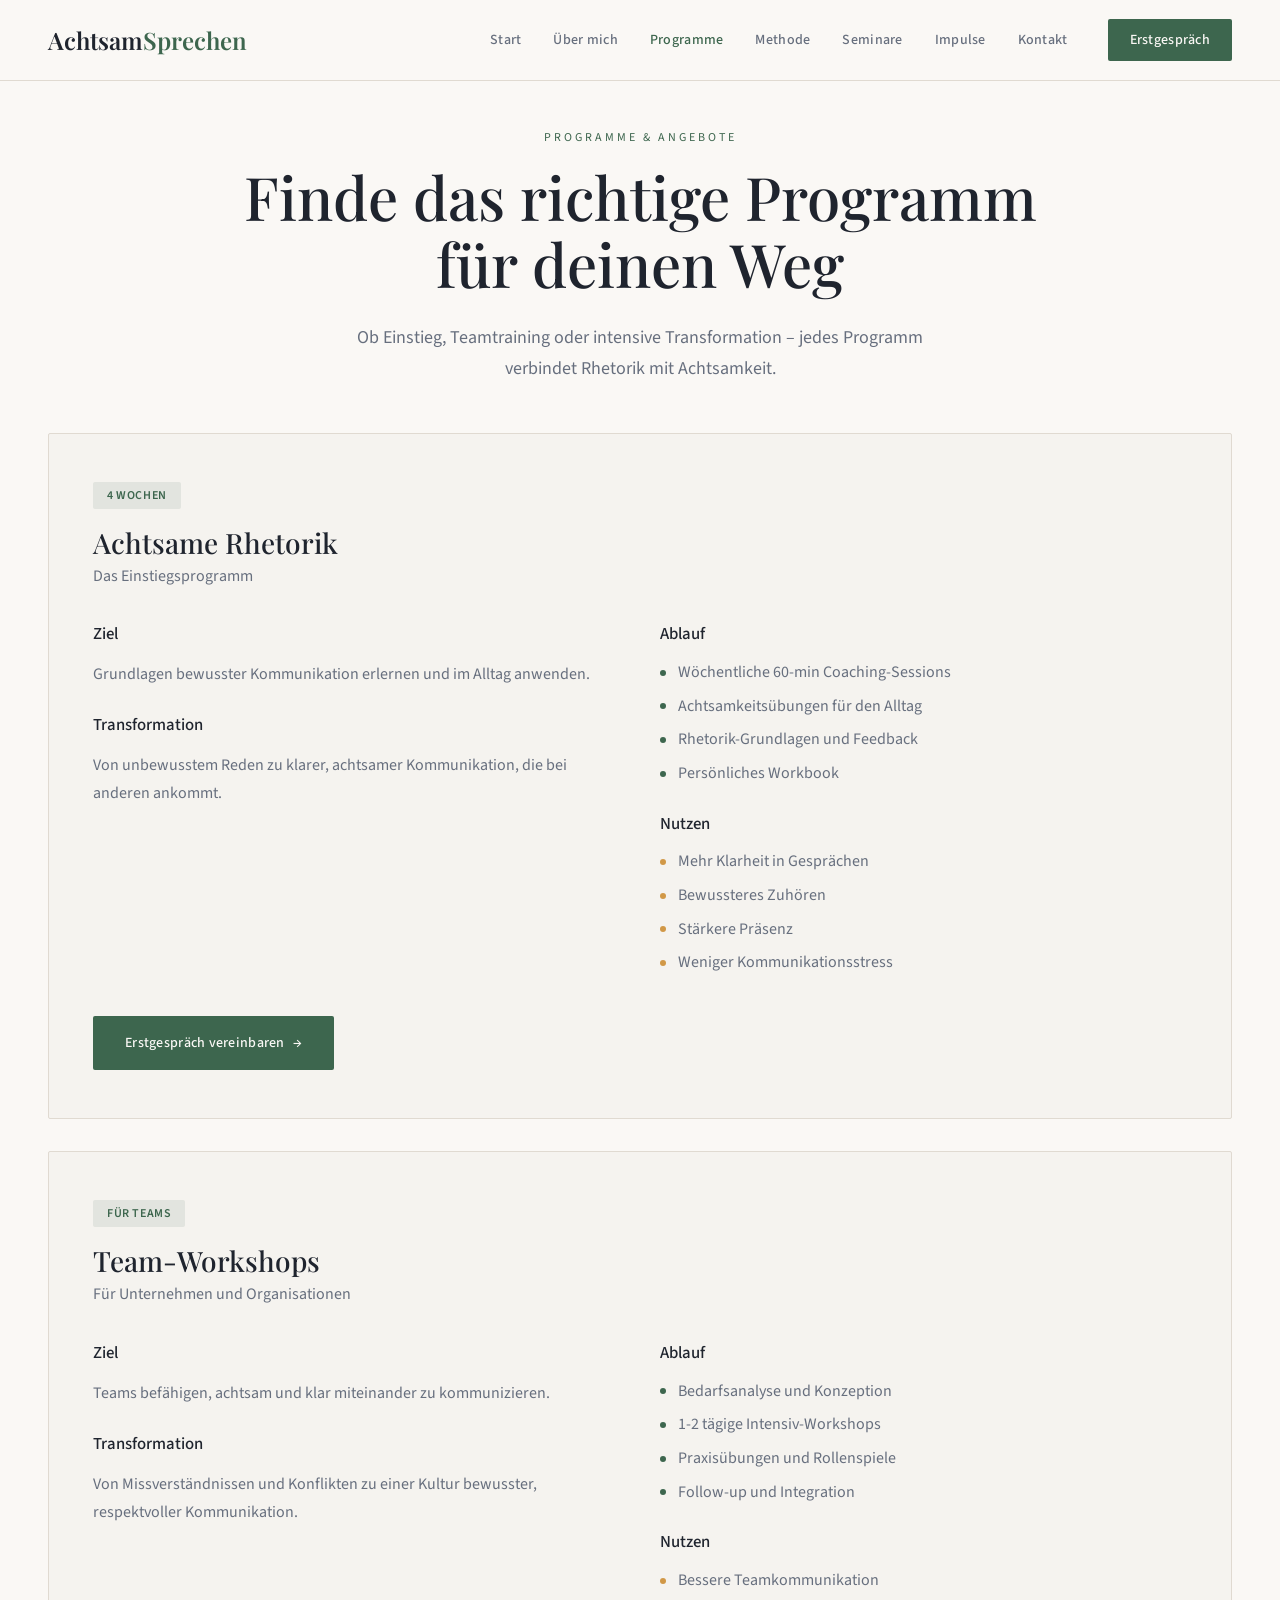
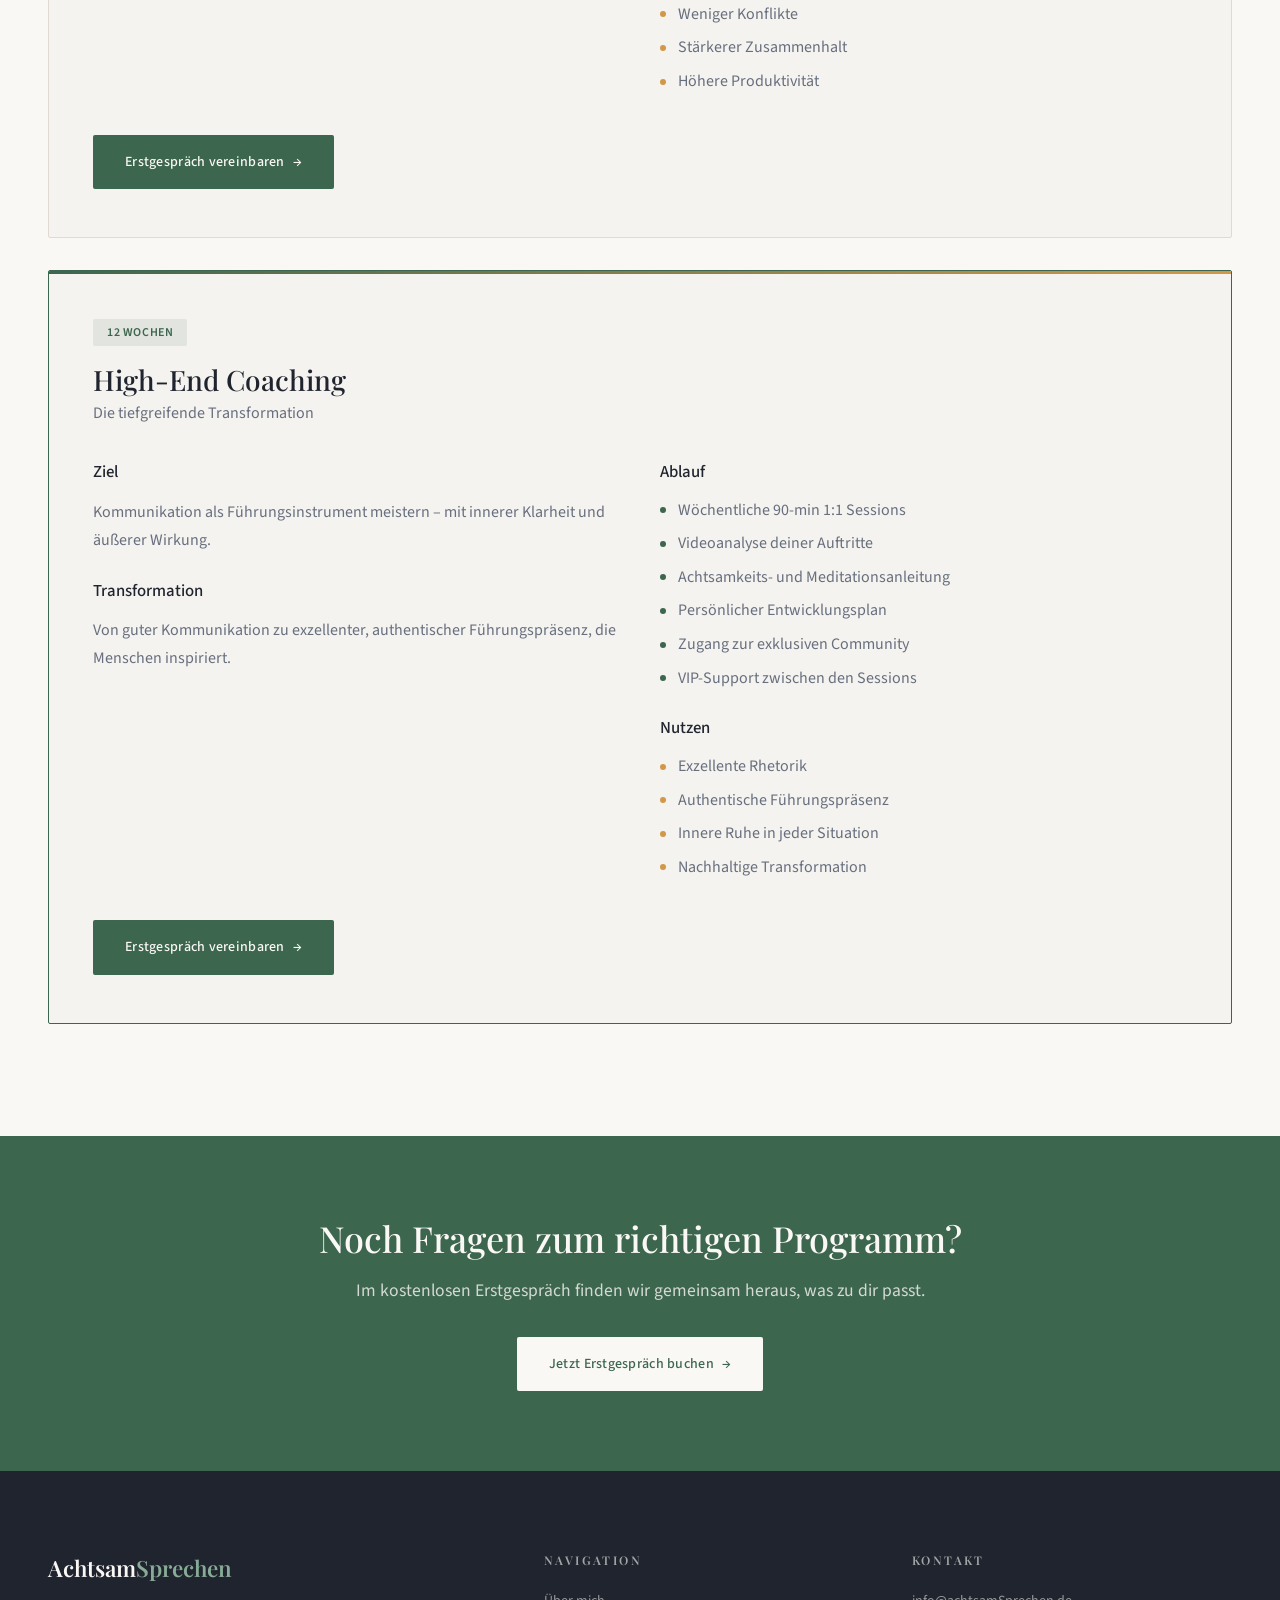
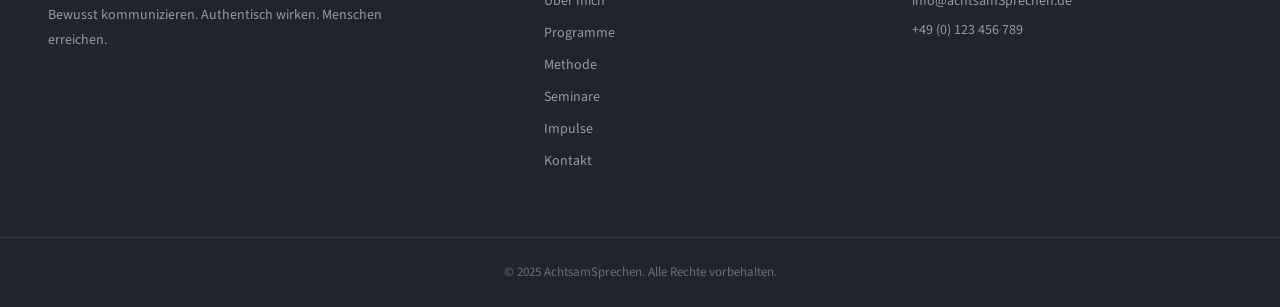
<file: programme.html>
<!DOCTYPE html>
<html lang="de">
<head>
  <meta charset="UTF-8">
  <meta name="viewport" content="width=device-width, initial-scale=1.0">
  <meta name="description" content="Coaching-Programme – von Einzel-Coaching bis 12-Wochen-Transformation.">
  <title>Programme – AchtsamSprechen</title>
  <link rel="stylesheet" href="styles.css">
</head>
<body>

<nav class="nav" id="nav">
  <div class="nav-inner">
    <a href="index.html" class="nav-logo">Achtsam<span>Sprechen</span></a>
    <div class="nav-links">
      <a href="index.html">Start</a>
      <a href="ueber-mich.html">Über mich</a>
      <a href="programme.html" class="active">Programme</a>
      <a href="methode.html">Methode</a>
      <a href="seminare.html">Seminare</a>
      <a href="blog.html">Impulse</a>
      <a href="kontakt.html">Kontakt</a>
      <a href="kontakt.html" class="nav-cta">Erstgespräch</a>
    </div>
    <div class="nav-hamburger" id="hamburger"><span></span><span></span><span></span></div>
  </div>
  <div class="nav-mobile" id="mobileMenu">
    <a href="index.html">Start</a>
    <a href="ueber-mich.html">Über mich</a>
    <a href="programme.html" class="active">Programme</a>
    <a href="methode.html">Methode</a>
    <a href="seminare.html">Seminare</a>
    <a href="blog.html">Impulse</a>
    <a href="kontakt.html">Kontakt</a>
    <a href="kontakt.html" class="nav-cta-mobile">Kostenloses Erstgespräch</a>
  </div>
</nav>

<!-- ─── HEADER ─── -->
<section class="section page-header text-center">
  <div class="max-w-4xl reveal">
    <span class="label">Programme &amp; Angebote</span>
    <h1>Finde das richtige Programm<br>für deinen Weg</h1>
    <p class="text-lg muted-text leading-relaxed mt-6" style="max-width:38rem; margin:1.5rem auto 0;">
      Ob Einstieg, Teamtraining oder intensive Transformation – jedes Programm verbindet Rhetorik mit Achtsamkeit.
    </p>
  </div>
</section>

<!-- ─── PROGRAMME ─── -->
<section class="section" style="padding-top:0; background:var(--bg);">
  <div class="max-w-7xl">

    <!-- 4 Wochen -->
    <div class="program-card reveal">
      <div class="badge">4 Wochen</div>
      <h2 class="mt-4">Achtsame Rhetorik</h2>
      <p class="subtitle">Das Einstiegsprogramm</p>
      <div class="program-inner">
        <div>
          <div class="program-section-title">Ziel</div>
          <p class="muted-text leading-relaxed">Grundlagen bewusster Kommunikation erlernen und im Alltag anwenden.</p>
          <div class="program-section-title">Transformation</div>
          <p class="muted-text leading-relaxed">Von unbewusstem Reden zu klarer, achtsamer Kommunikation, die bei anderen ankommt.</p>
        </div>
        <div>
          <div class="program-section-title">Ablauf</div>
          <ul class="dot-list">
            <li><span class="dot"></span>Wöchentliche 60-min Coaching-Sessions</li>
            <li><span class="dot"></span>Achtsamkeitsübungen für den Alltag</li>
            <li><span class="dot"></span>Rhetorik-Grundlagen und Feedback</li>
            <li><span class="dot"></span>Persönliches Workbook</li>
          </ul>
          <div class="program-section-title">Nutzen</div>
          <ul class="dot-list">
            <li><span class="dot dot-warm"></span>Mehr Klarheit in Gesprächen</li>
            <li><span class="dot dot-warm"></span>Bewussteres Zuhören</li>
            <li><span class="dot dot-warm"></span>Stärkere Präsenz</li>
            <li><span class="dot dot-warm"></span>Weniger Kommunikationsstress</li>
          </ul>
        </div>
      </div>
      <a href="kontakt.html" class="btn btn-primary mt-8">Erstgespräch vereinbaren <span class="arrow">→</span></a>
    </div>

    <!-- Teams -->
    <div class="program-card reveal">
      <div class="badge">Für Teams</div>
      <h2 class="mt-4">Team-Workshops</h2>
      <p class="subtitle">Für Unternehmen und Organisationen</p>
      <div class="program-inner">
        <div>
          <div class="program-section-title">Ziel</div>
          <p class="muted-text leading-relaxed">Teams befähigen, achtsam und klar miteinander zu kommunizieren.</p>
          <div class="program-section-title">Transformation</div>
          <p class="muted-text leading-relaxed">Von Missverständnissen und Konflikten zu einer Kultur bewusster, respektvoller Kommunikation.</p>
        </div>
        <div>
          <div class="program-section-title">Ablauf</div>
          <ul class="dot-list">
            <li><span class="dot"></span>Bedarfsanalyse und Konzeption</li>
            <li><span class="dot"></span>1-2 tägige Intensiv-Workshops</li>
            <li><span class="dot"></span>Praxisübungen und Rollenspiele</li>
            <li><span class="dot"></span>Follow-up und Integration</li>
          </ul>
          <div class="program-section-title">Nutzen</div>
          <ul class="dot-list">
            <li><span class="dot dot-warm"></span>Bessere Teamkommunikation</li>
            <li><span class="dot dot-warm"></span>Weniger Konflikte</li>
            <li><span class="dot dot-warm"></span>Stärkerer Zusammenhalt</li>
            <li><span class="dot dot-warm"></span>Höhere Produktivität</li>
          </ul>
        </div>
      </div>
      <a href="kontakt.html" class="btn btn-primary mt-8">Erstgespräch vereinbaren <span class="arrow">→</span></a>
    </div>

    <!-- 12 Wochen High-End -->
    <div class="program-card reveal" style="border-color: hsl(145,25%,32%); position:relative; overflow:hidden;">
      <div style="position:absolute; top:0; left:0; right:0; height:3px; background: linear-gradient(90deg, var(--primary), var(--warm));"></div>
      <div class="badge">12 Wochen</div>
      <h2 class="mt-4">High-End Coaching</h2>
      <p class="subtitle">Die tiefgreifende Transformation</p>
      <div class="program-inner">
        <div>
          <div class="program-section-title">Ziel</div>
          <p class="muted-text leading-relaxed">Kommunikation als Führungsinstrument meistern – mit innerer Klarheit und äußerer Wirkung.</p>
          <div class="program-section-title">Transformation</div>
          <p class="muted-text leading-relaxed">Von guter Kommunikation zu exzellenter, authentischer Führungspräsenz, die Menschen inspiriert.</p>
        </div>
        <div>
          <div class="program-section-title">Ablauf</div>
          <ul class="dot-list">
            <li><span class="dot"></span>Wöchentliche 90-min 1:1 Sessions</li>
            <li><span class="dot"></span>Videoanalyse deiner Auftritte</li>
            <li><span class="dot"></span>Achtsamkeits- und Meditationsanleitung</li>
            <li><span class="dot"></span>Persönlicher Entwicklungsplan</li>
            <li><span class="dot"></span>Zugang zur exklusiven Community</li>
            <li><span class="dot"></span>VIP-Support zwischen den Sessions</li>
          </ul>
          <div class="program-section-title">Nutzen</div>
          <ul class="dot-list">
            <li><span class="dot dot-warm"></span>Exzellente Rhetorik</li>
            <li><span class="dot dot-warm"></span>Authentische Führungspräsenz</li>
            <li><span class="dot dot-warm"></span>Innere Ruhe in jeder Situation</li>
            <li><span class="dot dot-warm"></span>Nachhaltige Transformation</li>
          </ul>
        </div>
      </div>
      <a href="kontakt.html" class="btn btn-primary mt-8">Erstgespräch vereinbaren <span class="arrow">→</span></a>
    </div>

  </div>
</section>

<section class="cta-section">
  <div class="max-w-3xl reveal">
    <h2>Noch Fragen zum richtigen Programm?</h2>
    <p>Im kostenlosen Erstgespräch finden wir gemeinsam heraus, was zu dir passt.</p>
    <a href="kontakt.html" class="btn btn-inverse">Jetzt Erstgespräch buchen <span class="arrow">→</span></a>
  </div>
</section>

<footer>
  <div class="footer-inner">
    <div>
      <div class="footer-logo">Achtsam<span>Sprechen</span></div>
      <p class="footer-desc">Bewusst kommunizieren. Authentisch wirken. Menschen erreichen.</p>
    </div>
    <div>
      <div class="footer-col-title">Navigation</div>
      <div class="footer-links">
        <a href="ueber-mich.html">Über mich</a>
        <a href="programme.html">Programme</a>
        <a href="methode.html">Methode</a>
        <a href="seminare.html">Seminare</a>
        <a href="blog.html">Impulse</a>
        <a href="kontakt.html">Kontakt</a>
      </div>
    </div>
    <div>
      <div class="footer-col-title">Kontakt</div>
      <div class="footer-contact">
        <p>info@achtsamSprechen.de</p>
        <p>+49 (0) 123 456 789</p>
      </div>
    </div>
  </div>
  <div class="footer-bar">© 2025 AchtsamSprechen. Alle Rechte vorbehalten.</div>
</footer>

<script src="main.js"></script>
</body>
</html>
</file>
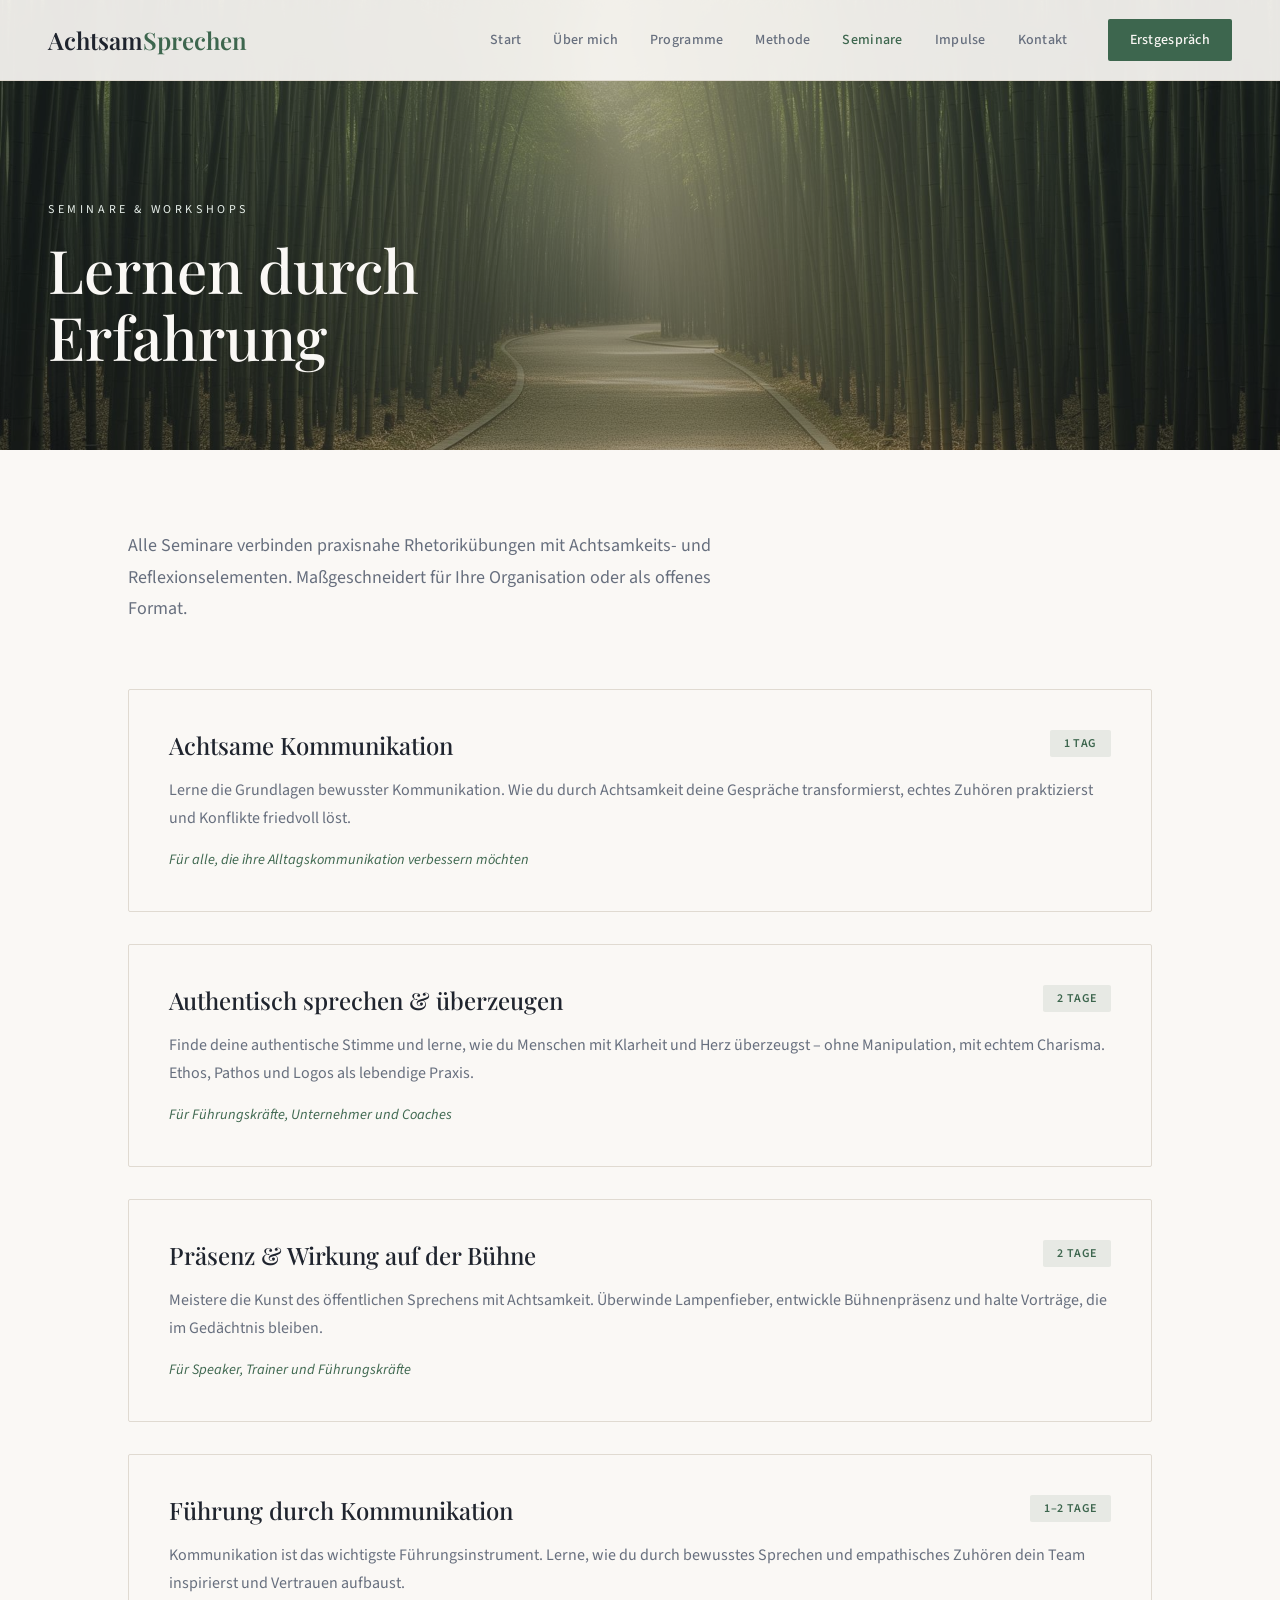
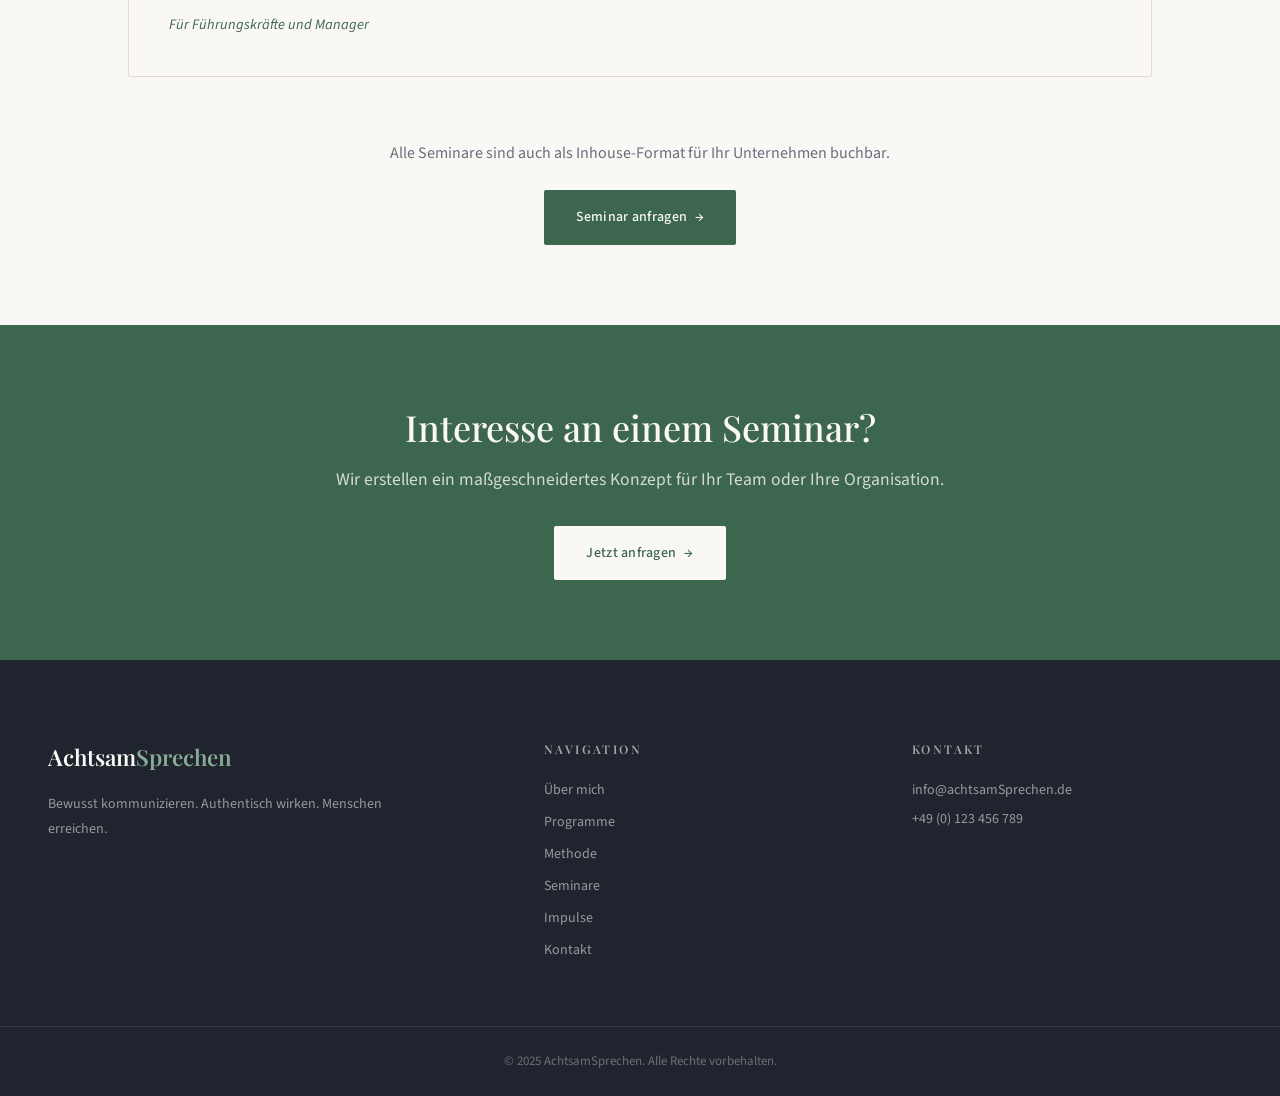
<file: seminare.html>
<!DOCTYPE html>
<html lang="de">
<head>
  <meta charset="UTF-8">
  <meta name="viewport" content="width=device-width, initial-scale=1.0">
  <meta name="description" content="Seminare und Workshops – achtsame Kommunikation für Einzelpersonen und Teams.">
  <title>Seminare – AchtsamSprechen</title>
  <link rel="stylesheet" href="styles.css">
</head>
<body>

<nav class="nav" id="nav">
  <div class="nav-inner">
    <a href="index.html" class="nav-logo">Achtsam<span>Sprechen</span></a>
    <div class="nav-links">
      <a href="index.html">Start</a>
      <a href="ueber-mich.html">Über mich</a>
      <a href="programme.html">Programme</a>
      <a href="methode.html">Methode</a>
      <a href="seminare.html" class="active">Seminare</a>
      <a href="blog.html">Impulse</a>
      <a href="kontakt.html">Kontakt</a>
      <a href="kontakt.html" class="nav-cta">Erstgespräch</a>
    </div>
    <div class="nav-hamburger" id="hamburger"><span></span><span></span><span></span></div>
  </div>
  <div class="nav-mobile" id="mobileMenu">
    <a href="index.html">Start</a>
    <a href="ueber-mich.html">Über mich</a>
    <a href="programme.html">Programme</a>
    <a href="methode.html">Methode</a>
    <a href="seminare.html" class="active">Seminare</a>
    <a href="blog.html">Impulse</a>
    <a href="kontakt.html">Kontakt</a>
    <a href="kontakt.html" class="nav-cta-mobile">Kostenloses Erstgespräch</a>
  </div>
</nav>

<!-- HERO -->
<section class="hero-half">
  <div class="hero-img">
    <img src="seminars-hero.jpg" alt="Weg durch einen Bambuswald" loading="eager">
    <div class="hero-overlay hero-overlay-md"></div>
  </div>
  <div class="hero-content">
    <div class="reveal">
      <span class="label label-light">Seminare &amp; Workshops</span>
      <h1 style="color:var(--primary-fg); max-width:32rem;">Lernen durch Erfahrung</h1>
    </div>
  </div>
</section>

<!-- SEMINARE -->
<section class="section" style="background:var(--bg);">
  <div class="max-w-5xl">
    <div class="reveal mb-16">
      <p class="text-lg muted-text leading-relaxed" style="max-width:40rem;">
        Alle Seminare verbinden praxisnahe Rhetorikübungen mit Achtsamkeits- und Reflexionselementen.
        Maßgeschneidert für Ihre Organisation oder als offenes Format.
      </p>
    </div>

    <div class="seminar-card reveal">
      <div class="seminar-head">
        <h2>Achtsame Kommunikation</h2>
        <span class="badge">1 Tag</span>
      </div>
      <p class="muted-text leading-relaxed">Lerne die Grundlagen bewusster Kommunikation. Wie du durch Achtsamkeit deine Gespräche transformierst, echtes Zuhören praktizierst und Konflikte friedvoll löst.</p>
      <p class="seminar-audience">Für alle, die ihre Alltagskommunikation verbessern möchten</p>
    </div>

    <div class="seminar-card reveal">
      <div class="seminar-head">
        <h2>Authentisch sprechen &amp; überzeugen</h2>
        <span class="badge">2 Tage</span>
      </div>
      <p class="muted-text leading-relaxed">Finde deine authentische Stimme und lerne, wie du Menschen mit Klarheit und Herz überzeugst – ohne Manipulation, mit echtem Charisma. Ethos, Pathos und Logos als lebendige Praxis.</p>
      <p class="seminar-audience">Für Führungskräfte, Unternehmer und Coaches</p>
    </div>

    <div class="seminar-card reveal">
      <div class="seminar-head">
        <h2>Präsenz &amp; Wirkung auf der Bühne</h2>
        <span class="badge">2 Tage</span>
      </div>
      <p class="muted-text leading-relaxed">Meistere die Kunst des öffentlichen Sprechens mit Achtsamkeit. Überwinde Lampenfieber, entwickle Bühnenpräsenz und halte Vorträge, die im Gedächtnis bleiben.</p>
      <p class="seminar-audience">Für Speaker, Trainer und Führungskräfte</p>
    </div>

    <div class="seminar-card reveal">
      <div class="seminar-head">
        <h2>Führung durch Kommunikation</h2>
        <span class="badge">1–2 Tage</span>
      </div>
      <p class="muted-text leading-relaxed">Kommunikation ist das wichtigste Führungsinstrument. Lerne, wie du durch bewusstes Sprechen und empathisches Zuhören dein Team inspirierst und Vertrauen aufbaust.</p>
      <p class="seminar-audience">Für Führungskräfte und Manager</p>
    </div>

    <div class="text-center mt-16 reveal">
      <p class="muted-text mb-6">Alle Seminare sind auch als Inhouse-Format für Ihr Unternehmen buchbar.</p>
      <a href="kontakt.html" class="btn btn-primary">Seminar anfragen <span class="arrow">→</span></a>
    </div>
  </div>
</section>

<section class="cta-section">
  <div class="max-w-3xl reveal">
    <h2>Interesse an einem Seminar?</h2>
    <p>Wir erstellen ein maßgeschneidertes Konzept für Ihr Team oder Ihre Organisation.</p>
    <a href="kontakt.html" class="btn btn-inverse">Jetzt anfragen <span class="arrow">→</span></a>
  </div>
</section>

<footer>
  <div class="footer-inner">
    <div>
      <div class="footer-logo">Achtsam<span>Sprechen</span></div>
      <p class="footer-desc">Bewusst kommunizieren. Authentisch wirken. Menschen erreichen.</p>
    </div>
    <div>
      <div class="footer-col-title">Navigation</div>
      <div class="footer-links">
        <a href="ueber-mich.html">Über mich</a>
        <a href="programme.html">Programme</a>
        <a href="methode.html">Methode</a>
        <a href="seminare.html">Seminare</a>
        <a href="blog.html">Impulse</a>
        <a href="kontakt.html">Kontakt</a>
      </div>
    </div>
    <div>
      <div class="footer-col-title">Kontakt</div>
      <div class="footer-contact">
        <p>info@achtsamSprechen.de</p>
        <p>+49 (0) 123 456 789</p>
      </div>
    </div>
  </div>
  <div class="footer-bar">© 2025 AchtsamSprechen. Alle Rechte vorbehalten.</div>
</footer>

<script src="main.js"></script>
</body>
</html>
</file>
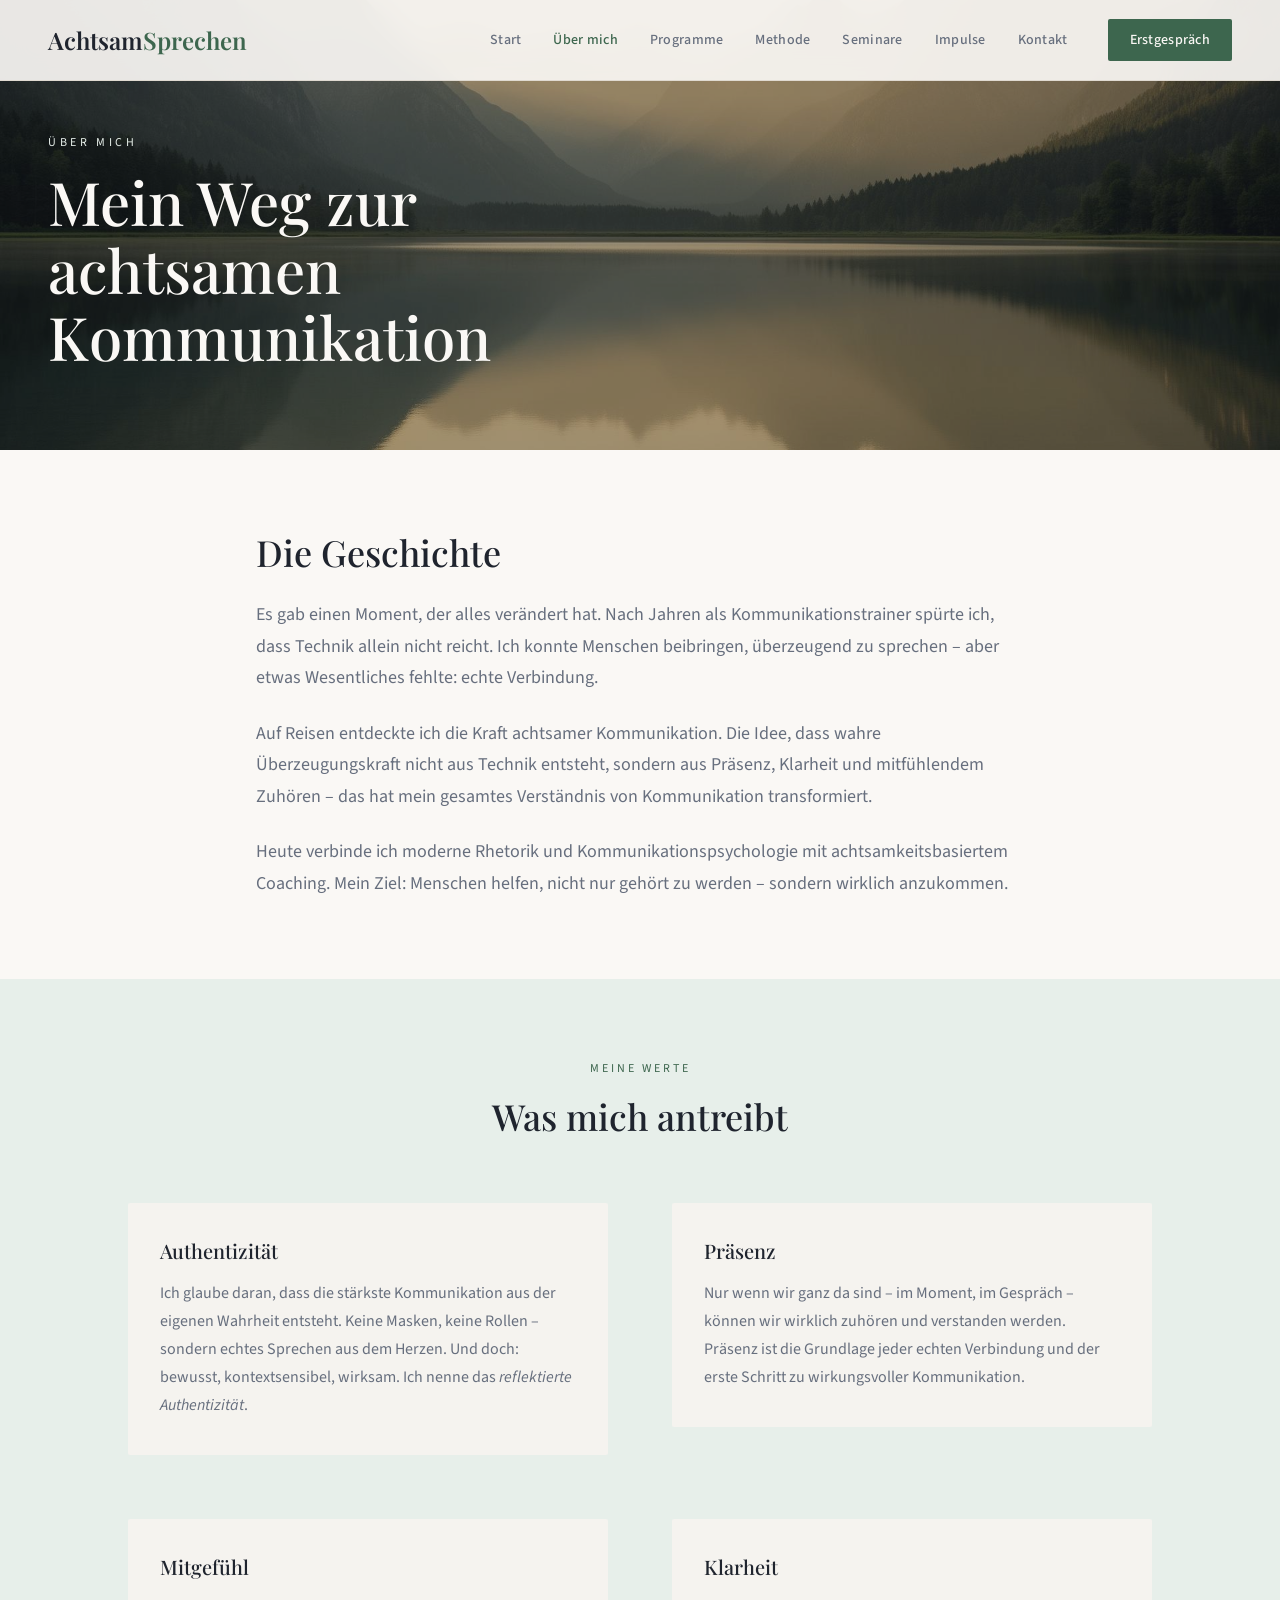
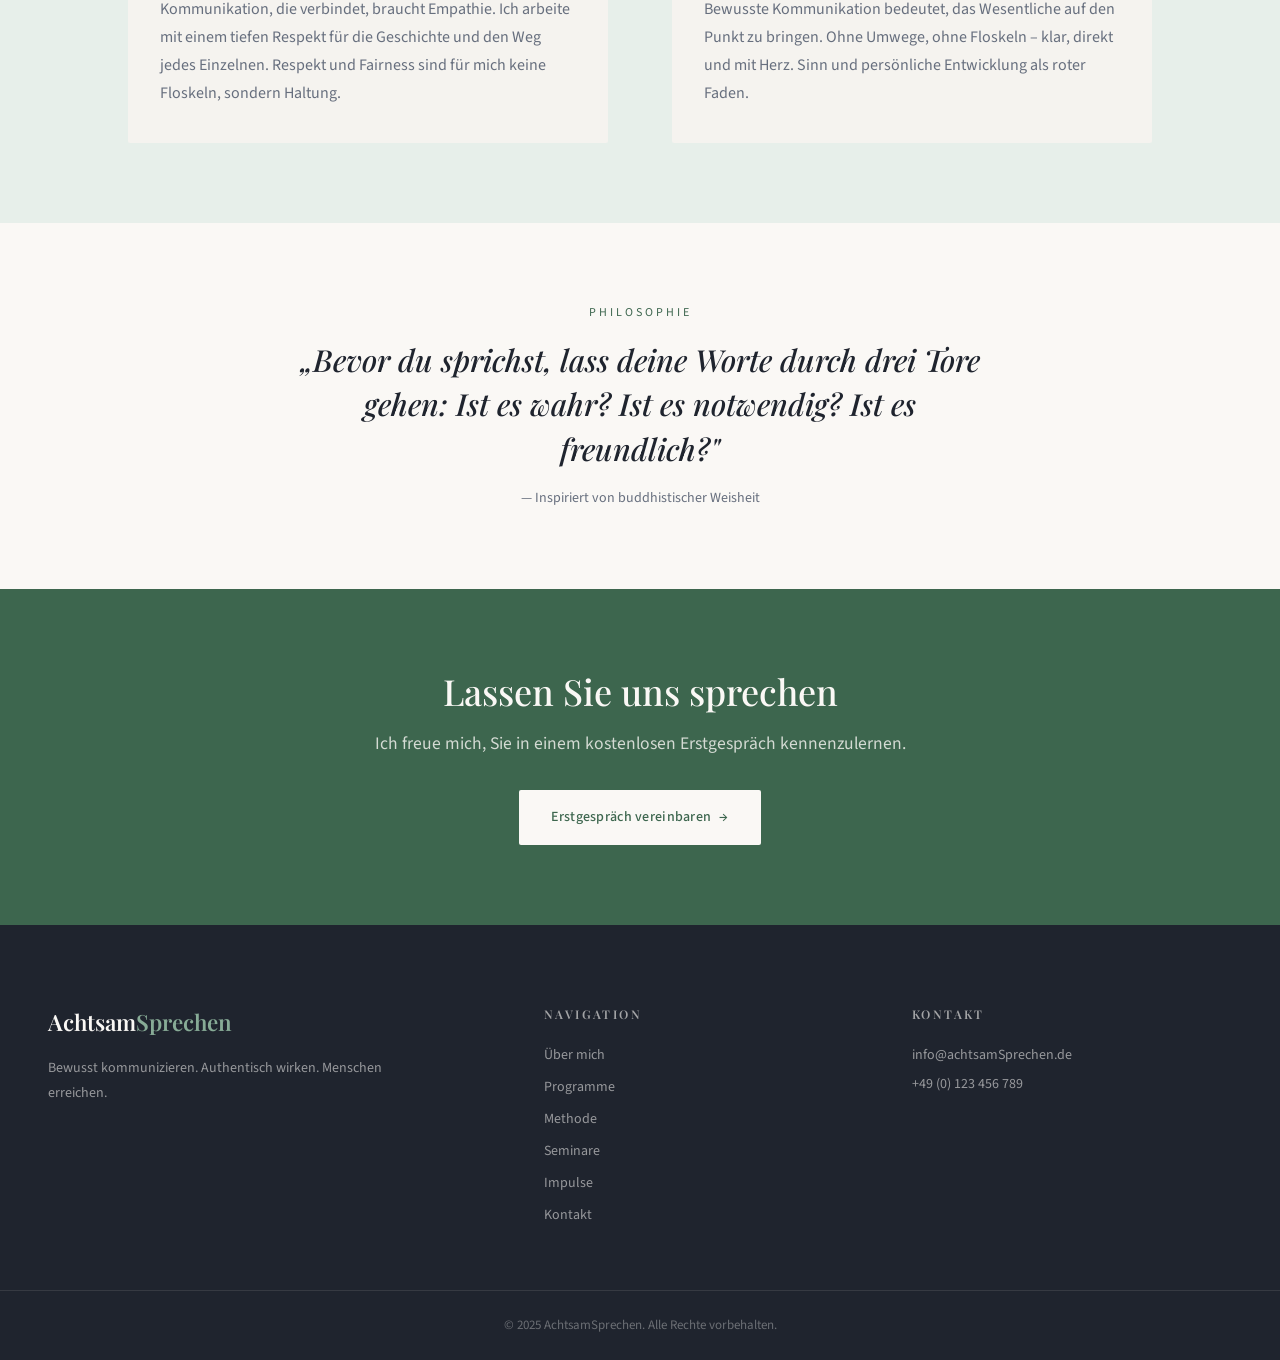
<file: ueber-mich.html>
<!DOCTYPE html>
<html lang="de">
<head>
  <meta charset="UTF-8">
  <meta name="viewport" content="width=device-width, initial-scale=1.0">
  <meta name="description" content="Mein Weg zur achtsamen Kommunikation. Werte, Geschichte und Philosophie.">
  <title>Über mich – AchtsamSprechen</title>
  <link rel="stylesheet" href="styles.css">
</head>
<body>

<nav class="nav" id="nav">
  <div class="nav-inner">
    <a href="index.html" class="nav-logo">Achtsam<span>Sprechen</span></a>
    <div class="nav-links">
      <a href="index.html">Start</a>
      <a href="ueber-mich.html" class="active">Über mich</a>
      <a href="programme.html">Programme</a>
      <a href="methode.html">Methode</a>
      <a href="seminare.html">Seminare</a>
      <a href="blog.html">Impulse</a>
      <a href="kontakt.html">Kontakt</a>
      <a href="kontakt.html" class="nav-cta">Erstgespräch</a>
    </div>
    <div class="nav-hamburger" id="hamburger"><span></span><span></span><span></span></div>
  </div>
  <div class="nav-mobile" id="mobileMenu">
    <a href="index.html">Start</a>
    <a href="ueber-mich.html" class="active">Über mich</a>
    <a href="programme.html">Programme</a>
    <a href="methode.html">Methode</a>
    <a href="seminare.html">Seminare</a>
    <a href="blog.html">Impulse</a>
    <a href="kontakt.html">Kontakt</a>
    <a href="kontakt.html" class="nav-cta-mobile">Kostenloses Erstgespräch</a>
  </div>
</nav>

<!-- ─── HERO ─── -->
<section class="hero-half">
  <div class="hero-img">
    <img src="about-hero.jpg" alt="Bergsee bei Sonnenaufgang" loading="eager">
    <div class="hero-overlay hero-overlay-md"></div>
  </div>
  <div class="hero-content">
    <div class="reveal">
      <span class="label label-light">Über mich</span>
      <h1 style="color:var(--primary-fg); max-width:36rem;">Mein Weg zur achtsamen Kommunikation</h1>
    </div>
  </div>
</section>

<!-- ─── GESCHICHTE ─── -->
<section class="section" style="background:var(--bg);">
  <div class="max-w-3xl">
    <div class="reveal">
      <h2 class="mb-6">Die Geschichte</h2>
      <div class="text-lg muted-text leading-relaxed" style="display:flex; flex-direction:column; gap:1.5rem;">
        <p>
          Es gab einen Moment, der alles verändert hat. Nach Jahren als Kommunikationstrainer
          spürte ich, dass Technik allein nicht reicht. Ich konnte Menschen beibringen, überzeugend zu sprechen –
          aber etwas Wesentliches fehlte: echte Verbindung.
        </p>
        <p>
          Auf Reisen entdeckte ich die Kraft achtsamer Kommunikation. Die Idee, dass wahre Überzeugungskraft
          nicht aus Technik entsteht, sondern aus Präsenz, Klarheit und mitfühlendem Zuhören –
          das hat mein gesamtes Verständnis von Kommunikation transformiert.
        </p>
        <p>
          Heute verbinde ich moderne Rhetorik und Kommunikationspsychologie mit achtsamkeitsbasiertem Coaching.
          Mein Ziel: Menschen helfen, nicht nur gehört zu werden – sondern wirklich anzukommen.
        </p>
      </div>
    </div>
  </div>
</section>

<!-- ─── WERTE ─── -->
<section class="section section-sage">
  <div class="max-w-5xl">
    <div class="reveal text-center mb-16">
      <span class="label">Meine Werte</span>
      <h2>Was mich antreibt</h2>
    </div>
    <div class="grid-2 grid-2-top">
      <div class="card reveal">
        <h3 class="mb-4">Authentizität</h3>
        <p class="muted-text leading-relaxed">
          Ich glaube daran, dass die stärkste Kommunikation aus der eigenen Wahrheit entsteht.
          Keine Masken, keine Rollen – sondern echtes Sprechen aus dem Herzen. Und doch: bewusst, kontextsensibel, wirksam.
          Ich nenne das <em>reflektierte Authentizität</em>.
        </p>
      </div>
      <div class="card reveal delay-1">
        <h3 class="mb-4">Präsenz</h3>
        <p class="muted-text leading-relaxed">
          Nur wenn wir ganz da sind – im Moment, im Gespräch – können wir wirklich zuhören und verstanden werden.
          Präsenz ist die Grundlage jeder echten Verbindung und der erste Schritt zu wirkungsvoller Kommunikation.
        </p>
      </div>
      <div class="card reveal delay-2">
        <h3 class="mb-4">Mitgefühl</h3>
        <p class="muted-text leading-relaxed">
          Kommunikation, die verbindet, braucht Empathie. Ich arbeite mit einem tiefen Respekt
          für die Geschichte und den Weg jedes Einzelnen. Respekt und Fairness sind für mich keine Floskeln, sondern Haltung.
        </p>
      </div>
      <div class="card reveal delay-3">
        <h3 class="mb-4">Klarheit</h3>
        <p class="muted-text leading-relaxed">
          Bewusste Kommunikation bedeutet, das Wesentliche auf den Punkt zu bringen.
          Ohne Umwege, ohne Floskeln – klar, direkt und mit Herz. Sinn und persönliche Entwicklung als roter Faden.
        </p>
      </div>
    </div>
  </div>
</section>

<!-- ─── PHILOSOPHIE ─── -->
<section class="section" style="background:var(--bg);">
  <div class="max-w-3xl text-center">
    <div class="reveal">
      <span class="label">Philosophie</span>
      <div class="quote-block">
        <p class="quote-text">
          „Bevor du sprichst, lass deine Worte durch drei Tore gehen: Ist es wahr? Ist es notwendig? Ist es freundlich?"
        </p>
        <p class="quote-attr mt-4">— Inspiriert von buddhistischer Weisheit</p>
      </div>
    </div>
  </div>
</section>

<!-- ─── CTA ─── -->
<section class="cta-section">
  <div class="max-w-3xl reveal">
    <h2>Lassen Sie uns sprechen</h2>
    <p>Ich freue mich, Sie in einem kostenlosen Erstgespräch kennenzulernen.</p>
    <a href="kontakt.html" class="btn btn-inverse">Erstgespräch vereinbaren <span class="arrow">→</span></a>
  </div>
</section>

<footer>
  <div class="footer-inner">
    <div>
      <div class="footer-logo">Achtsam<span>Sprechen</span></div>
      <p class="footer-desc">Bewusst kommunizieren. Authentisch wirken. Menschen erreichen.</p>
    </div>
    <div>
      <div class="footer-col-title">Navigation</div>
      <div class="footer-links">
        <a href="ueber-mich.html">Über mich</a>
        <a href="programme.html">Programme</a>
        <a href="methode.html">Methode</a>
        <a href="seminare.html">Seminare</a>
        <a href="blog.html">Impulse</a>
        <a href="kontakt.html">Kontakt</a>
      </div>
    </div>
    <div>
      <div class="footer-col-title">Kontakt</div>
      <div class="footer-contact">
        <p>info@achtsamSprechen.de</p>
        <p>+49 (0) 123 456 789</p>
      </div>
    </div>
  </div>
  <div class="footer-bar">© 2025 AchtsamSprechen. Alle Rechte vorbehalten.</div>
</footer>

<script src="main.js"></script>
</body>
</html>
</file>
<file: styles.css>
@import url('https://fonts.googleapis.com/css2?family=Playfair+Display:ital,wght@0,400;0,500;0,600;0,700;1,400;1,500&family=Source+Sans+3:wght@300;400;500;600&display=swap');

*, *::before, *::after { margin: 0; padding: 0; box-sizing: border-box; }

:root {
  --bg:           hsl(40, 33%, 97%);
  --fg:           hsl(220, 20%, 15%);
  --primary:      hsl(145, 25%, 32%);
  --primary-fg:   hsl(40, 33%, 97%);
  --muted:        hsl(220, 10%, 45%);
  --border:       hsl(35, 20%, 85%);
  --card:         hsl(40, 25%, 95%);
  --sage-light:   hsl(145, 20%, 92%);
  --sage-medium:  hsl(145, 18%, 60%);
  --warm:         hsl(35, 60%, 55%);
  --warm-light:   hsl(35, 40%, 92%);
  --font-display: 'Playfair Display', Georgia, serif;
  --font-body:    'Source Sans 3', system-ui, sans-serif;
}

html { scroll-behavior: smooth; }
body { background: var(--bg); color: var(--fg); font-family: var(--font-body); line-height: 1.6; overflow-x: hidden; }
h1, h2, h3, h4, h5, h6 { font-family: var(--font-display); }
a { text-decoration: none; color: inherit; }
ul { list-style: none; }
img { max-width: 100%; display: block; }

/* ─── SCROLL ANIMATIONS ─── */
.reveal {
  opacity: 0;
  transform: translateY(28px);
  transition: opacity 0.7s ease, transform 0.7s ease;
}
.reveal.delay-1 { transition-delay: 0.1s; }
.reveal.delay-2 { transition-delay: 0.2s; }
.reveal.delay-3 { transition-delay: 0.3s; }
.reveal.visible { opacity: 1; transform: none; }

/* ─── NAVIGATION ─── */
.nav {
  position: fixed; top: 0; left: 0; right: 0; z-index: 50;
  background: hsla(40,33%,97%,0.92);
  backdrop-filter: blur(14px);
  border-bottom: 1px solid var(--border);
  transition: box-shadow 0.3s;
}
.nav.scrolled { box-shadow: 0 2px 20px rgba(0,0,0,0.06); }
.nav-inner {
  max-width: 1280px; margin: 0 auto;
  padding: 0 3rem;
  display: flex; align-items: center; justify-content: space-between;
  height: 80px;
}
.nav-logo { font-family: var(--font-display); font-size: 1.5rem; font-weight: 600; color: var(--fg); }
.nav-logo span { color: var(--primary); }
.nav-links { display: flex; align-items: center; gap: 2rem; }
.nav-links a { font-size: 0.875rem; font-weight: 500; color: var(--muted); transition: color 0.2s; letter-spacing: 0.02em; }
.nav-links a:hover, .nav-links a.active { color: var(--primary); }
.nav-cta {
  margin-left: 0.5rem !important;
  padding: 0.625rem 1.375rem !important;
  background: var(--primary) !important;
  color: var(--primary-fg) !important;
  border-radius: 2px !important;
  transition: background 0.2s !important;
}
.nav-cta:hover { background: hsl(145,25%,26%) !important; color: var(--primary-fg) !important; }

/* Mobile hamburger */
.nav-hamburger { display: none; flex-direction: column; gap: 5px; cursor: pointer; padding: 4px; }
.nav-hamburger span { display: block; width: 24px; height: 2px; background: var(--fg); border-radius: 1px; transition: all 0.3s; }
.nav-hamburger.open span:nth-child(1) { transform: translateY(7px) rotate(45deg); }
.nav-hamburger.open span:nth-child(2) { opacity: 0; }
.nav-hamburger.open span:nth-child(3) { transform: translateY(-7px) rotate(-45deg); }

.nav-mobile {
  display: none;
  flex-direction: column;
  padding: 1.5rem 3rem 2rem;
  background: var(--bg);
  border-bottom: 1px solid var(--border);
  gap: 1rem;
}
.nav-mobile.open { display: flex; }
.nav-mobile a { font-size: 1rem; font-weight: 500; color: var(--muted); padding: 0.25rem 0; }
.nav-mobile a:hover, .nav-mobile a.active { color: var(--primary); }
.nav-mobile .nav-cta-mobile {
  margin-top: 0.5rem;
  padding: 0.875rem 1.5rem;
  background: var(--primary); color: var(--primary-fg);
  border-radius: 2px; text-align: center; font-weight: 500;
  font-size: 0.9rem;
}

/* ─── LAYOUT HELPERS ─── */
.section         { padding: 5rem 3rem; }
.section-sm      { padding: 3.5rem 3rem; }
.section-sage    { background: var(--sage-light); }
.section-primary { background: var(--primary); color: var(--primary-fg); }
.section-primary .label { color: hsla(40,33%,97%,0.7); }
.section-primary .muted-text { color: hsla(40,33%,97%,0.75); }
.section-dark    { background: var(--fg); color: var(--primary-fg); }
.section-dark .muted-text { color: hsla(40,33%,97%,0.6); }
.section-dark h2, .section-dark h3 { color: var(--primary-fg); }
.section-dark .label { color: var(--sage-medium); }

.max-w-3xl { max-width: 48rem; margin-left: auto; margin-right: auto; }
.max-w-4xl { max-width: 56rem; margin-left: auto; margin-right: auto; }
.max-w-5xl { max-width: 64rem; margin-left: auto; margin-right: auto; }
.max-w-7xl { max-width: 80rem;  margin-left: auto; margin-right: auto; }
.text-center { text-align: center; }
.mt-4  { margin-top: 1rem; }
.mt-6  { margin-top: 1.5rem; }
.mt-8  { margin-top: 2rem; }
.mt-10 { margin-top: 2.5rem; }
.mt-12 { margin-top: 3rem; }
.mt-16 { margin-top: 4rem; }
.mt-20 { margin-top: 5rem; }
.mb-6  { margin-bottom: 1.5rem; }
.mb-12 { margin-bottom: 3rem; }
.mb-16 { margin-bottom: 4rem; }

/* ─── TYPOGRAPHY ─── */
.label {
  display: block;
  font-size: 0.75rem; text-transform: uppercase;
  letter-spacing: 0.25em; color: var(--primary);
  margin-bottom: 1rem;
}
.label-light { color: var(--sage-light) !important; }
.label-warm  { color: var(--warm) !important; }

h1 { font-size: clamp(2.2rem, 5vw, 3.75rem); font-weight: 500; line-height: 1.12; }
h2 { font-size: clamp(1.6rem, 3vw, 2.25rem); font-weight: 500; line-height: 1.25; }
h3 { font-size: 1.25rem; font-weight: 500; }
.h1-xl { font-size: clamp(2.5rem, 6vw, 4.5rem); }

.muted-text   { color: var(--muted); }
.text-sm      { font-size: 0.875rem; }
.text-base    { font-size: 1rem; }
.text-lg      { font-size: 1.125rem; }
.text-xl      { font-size: 1.25rem; }
.leading-relaxed { line-height: 1.75; }
.italic       { font-style: italic; }
.tracking-wide { letter-spacing: 0.05em; }
.text-warm    { color: var(--warm); }
.text-primary { color: var(--primary); }
.text-sage-m  { color: var(--sage-medium); }

/* ─── BUTTONS ─── */
.btn {
  display: inline-flex; align-items: center; gap: 0.5rem;
  padding: 1rem 2rem; font-size: 0.875rem; font-weight: 500;
  border-radius: 2px; transition: all 0.22s;
  border: none; cursor: pointer; font-family: var(--font-body);
  letter-spacing: 0.02em;
}
.btn-primary  { background: var(--primary); color: var(--primary-fg); }
.btn-primary:hover  { background: hsl(145,25%,26%); }
.btn-outline  { border: 1px solid hsla(40,33%,97%,0.35); color: var(--primary-fg); background: transparent; }
.btn-outline:hover  { background: hsla(40,33%,97%,0.12); }
.btn-inverse  { background: var(--primary-fg); color: var(--primary); }
.btn-inverse:hover  { background: hsl(40,33%,90%); }
.btn-ghost    { border: 1px solid var(--border); color: var(--fg); background: transparent; }
.btn-ghost:hover { border-color: var(--primary); color: var(--primary); }
.btn-sm { padding: 0.625rem 1.25rem; font-size: 0.8125rem; }
.btn-flex-row { display: flex; flex-direction: row; flex-wrap: wrap; gap: 1rem; align-items: center; }

/* Arrow icon */
.arrow { display: inline-block; transition: transform 0.2s; }
a:hover .arrow, button:hover .arrow { transform: translateX(4px); }

/* ─── HERO ─── */
.hero {
  position: relative; min-height: 90vh;
  display: flex; align-items: center;
}
.hero-half {
  position: relative; height: 50vh; min-height: 400px;
  display: flex; align-items: flex-end;
}
.hero-img { position: absolute; inset: 0; }
.hero-img img { width: 100%; height: 100%; object-fit: cover; }
.hero-overlay { position: absolute; inset: 0; background: hsla(220,20%,15%,0.52); }
.hero-overlay-md { background: hsla(220,20%,15%,0.4); }
.hero-content {
  position: relative; z-index: 10;
  max-width: 80rem; margin: 0 auto;
  padding: 5rem 3rem; width: 100%;
}
.hero-content h1 { color: var(--primary-fg); }
.hero-content .label { color: var(--sage-light); letter-spacing: 0.3em; }
.hero-content p   { color: hsla(40,33%,97%,0.82); }
.hero-intro-sub { max-width: 40rem; }

/* ─── GRIDS ─── */
.grid-2   { display: grid; grid-template-columns: 1fr 1fr;  gap: 4rem; align-items: center; }
.grid-2-top { align-items: start; }
.grid-3   { display: grid; grid-template-columns: repeat(3, 1fr); gap: 2rem; }
.grid-4   { display: grid; grid-template-columns: repeat(4, 1fr); gap: 2rem; }
.grid-center { place-items: center; }

/* ─── CARDS ─── */
.card {
  background: var(--card);
  padding: 2rem 2rem 2.25rem;
  border-radius: 2px;
}
.card-bordered {
  border: 1px solid var(--border);
  padding: 2.75rem 2.5rem;
  border-radius: 2px;
  transition: border-color 0.25s;
  background: var(--bg);
}
.card-bordered:hover { border-color: hsla(145,25%,32%,0.35); }
.card-centered { text-align: center; }
.card h3 { margin-bottom: 0.75rem; }
.card p   { color: var(--muted); }

/* Icon circle */
.icon-circle {
  width: 3rem; height: 3rem; border-radius: 50%;
  background: hsla(145,25%,32%,0.1);
  display: flex; align-items: center; justify-content: center;
  margin: 0 auto 1.25rem;
  color: var(--primary); font-size: 1.2rem;
}

/* ─── DOT LIST ─── */
.dot-list li { display: flex; align-items: flex-start; gap: 0.75rem; margin-bottom: 0.5rem; color: var(--muted); }
.dot         { width: 6px; height: 6px; border-radius: 50%; background: var(--primary); margin-top: 0.6rem; flex-shrink: 0; }
.dot-warm    { background: var(--warm); }

/* ─── BADGE ─── */
.badge {
  display: inline-block;
  padding: 0.25rem 0.875rem;
  background: hsla(145,25%,32%,0.1);
  color: var(--primary);
  font-size: 0.75rem; font-weight: 600;
  text-transform: uppercase; letter-spacing: 0.05em;
  border-radius: 2px;
}

/* ─── PILLAR (Methode) ─── */
.pillar-row { display: flex; gap: 2.5rem; align-items: flex-start; }
.pillar-num {
  font-family: var(--font-display);
  font-size: 3rem; font-weight: 500;
  color: hsla(145,25%,32%,0.18);
  flex-shrink: 0; width: 4rem; line-height: 1;
}
.pillar-body h3 { margin-bottom: 0.6rem; }
.pillar-body p  { color: var(--muted); line-height: 1.75; }
.pillars-stack  { display: flex; flex-direction: column; gap: 3rem; }

/* ─── BLOG ─── */
.blog-post { padding: 2.75rem 0; border-bottom: 1px solid var(--border); }
.blog-post:first-child { padding-top: 0; }
.blog-meta { display: flex; align-items: center; gap: 1rem; margin-bottom: 0.75rem; }
.blog-meta .date { font-size: 0.8125rem; color: var(--muted); }
.blog-meta .cat  { font-size: 0.75rem; color: var(--primary); text-transform: uppercase; letter-spacing: 0.08em; }
.blog-post h2 { font-size: 1.35rem; font-weight: 500; margin-bottom: 0.6rem; transition: color 0.2s; cursor: pointer; }
.blog-post h2:hover { color: var(--primary); }
.blog-post p { color: var(--muted); line-height: 1.75; }

/* ─── SEMINAR CARD ─── */
.seminar-card {
  border: 1px solid var(--border); border-radius: 2px;
  padding: 2.5rem; margin-bottom: 2rem;
  transition: border-color 0.25s;
}
.seminar-card:hover { border-color: hsla(145,25%,32%,0.3); }
.seminar-head { display: flex; align-items: flex-start; justify-content: space-between; gap: 1.5rem; margin-bottom: 1rem; }
.seminar-card h2 { font-size: 1.5rem; }
.seminar-audience { font-size: 0.9rem; color: var(--primary); font-style: italic; margin-top: 1rem; }

/* ─── PROGRAM CARD ─── */
.program-card {
  background: var(--card); border: 1px solid var(--border);
  border-radius: 2px; padding: 3rem 2.75rem; margin-bottom: 2rem;
}
.program-inner { display: grid; grid-template-columns: 1fr 1fr; gap: 2.5rem; margin-top: 2rem; }
.program-card h2 { font-size: 1.75rem; }
.program-card .subtitle { color: var(--muted); margin-top: 0.25rem; }
.program-section-title { font-size: 1.05rem; font-weight: 500; margin-bottom: 0.75rem; margin-top: 1.5rem; }
.program-section-title:first-child { margin-top: 0; }

/* ─── CONTACT FORM ─── */
.contact-form {
  background: var(--card); border: 1px solid var(--border);
  border-radius: 2px; padding: 2.5rem;
}
.form-group { margin-bottom: 1.5rem; }
.form-label { display: block; font-size: 0.875rem; font-weight: 500; margin-bottom: 0.5rem; }
.form-input {
  width: 100%; padding: 0.875rem 1rem;
  background: var(--bg); border: 1px solid var(--border);
  border-radius: 2px; font-family: var(--font-body); font-size: 0.95rem;
  color: var(--fg); transition: border-color 0.2s, box-shadow 0.2s;
}
.form-input:focus { outline: none; border-color: var(--primary); box-shadow: 0 0 0 2px hsla(145,25%,32%,0.12); }
.form-input::placeholder { color: var(--muted); }
textarea.form-input { resize: vertical; min-height: 120px; }
.btn-submit {
  width: 100%; display: flex; align-items: center; justify-content: center; gap: 0.5rem;
  padding: 1rem; background: var(--primary); color: var(--primary-fg);
  border: none; border-radius: 2px; font-family: var(--font-body);
  font-size: 0.9rem; font-weight: 500; cursor: pointer; transition: background 0.2s;
}
.btn-submit:hover { background: hsl(145,25%,26%); }

/* ─── QUOTE BLOCK ─── */
.quote-block {
  max-width: 44rem; margin: 0 auto;
  text-align: center;
}
.quote-text {
  font-family: var(--font-display);
  font-size: clamp(1.4rem, 2.5vw, 1.9rem);
  font-weight: 500; font-style: italic;
  line-height: 1.45; color: var(--fg);
  margin-bottom: 1rem;
}
.quote-attr { font-size: 0.875rem; color: var(--muted); }

/* ─── TRANSFORMATION FLOW ─── */
.transform-grid {
  display: grid; grid-template-columns: 1fr auto 1fr;
  gap: 3rem; align-items: center; margin-top: 3rem;
}
.transform-col h3 { font-family: var(--font-display); font-size: 1.4rem; margin-bottom: 1.25rem; }
.transform-item {
  padding: 0.75rem 1.25rem; background: var(--sage-light);
  border-radius: 2px; margin-bottom: 0.6rem; font-size: 0.95rem; color: var(--fg);
}
.transform-item.from { border-left: 3px solid hsla(35,60%,55%,0.5); }
.transform-item.to   { border-left: 3px solid var(--primary); }
.transform-arrow { font-size: 2rem; color: var(--warm); text-align: center; }

/* ─── DIVIDER ─── */
.divider { width: 3rem; height: 2px; background: var(--primary); margin: 1.5rem 0; }
.divider-center { margin: 1.5rem auto; }

/* ─── FOOTER ─── */
footer {
  background: var(--fg); color: var(--primary-fg);
}
.footer-inner {
  max-width: 1280px; margin: 0 auto;
  padding: 5rem 3rem 4rem;
  display: grid; grid-template-columns: 1.4fr 1fr 1fr; gap: 3rem;
}
.footer-logo { font-family: var(--font-display); font-size: 1.4rem; font-weight: 600; margin-bottom: 1rem; }
.footer-logo span { color: var(--sage-medium); }
.footer-desc { font-size: 0.875rem; color: hsla(40,33%,97%,0.55); line-height: 1.75; max-width: 22rem; }
.footer-col-title {
  font-size: 0.75rem; text-transform: uppercase; letter-spacing: 0.2em;
  color: hsla(40,33%,97%,0.6); font-family: var(--font-display);
  margin-bottom: 1.25rem; font-weight: 600;
}
.footer-links { display: flex; flex-direction: column; gap: 0.6rem; }
.footer-links a { font-size: 0.875rem; color: hsla(40,33%,97%,0.55); transition: color 0.2s; }
.footer-links a:hover { color: var(--primary-fg); }
.footer-contact p { font-size: 0.875rem; color: hsla(40,33%,97%,0.55); margin-bottom: 0.4rem; }
.footer-bar {
  border-top: 1px solid hsla(40,33%,97%,0.1);
  padding: 1.5rem 3rem;
  text-align: center;
  font-size: 0.8125rem; color: hsla(40,33%,97%,0.35);
  max-width: 1280px; margin: 0 auto;
}

/* ─── ASPECT RATIO ─── */
.aspect-4-3  { aspect-ratio: 4/3; overflow: hidden; border-radius: 2px; }
.aspect-sq   { aspect-ratio: 1/1; overflow: hidden; border-radius: 2px; }
.aspect-img  { width: 100%; height: 100%; object-fit: cover; }

/* ─── INFO BOX ─── */
.info-box { padding: 2rem; background: var(--warm-light); border-radius: 2px; margin-top: 2rem; }
.info-box h3 { margin-bottom: 0.75rem; }

/* ─── PAGE HEADER (non-hero pages) ─── */
.page-header { padding-top: 8rem; padding-bottom: 3rem; }

/* ─── CTA SECTION ─── */
.cta-section { padding: 5rem 3rem; background: var(--primary); color: var(--primary-fg); text-align: center; }
.cta-section h2 { color: var(--primary-fg); }
.cta-section p  { color: hsla(40,33%,97%,0.8); margin: 1rem 0 2rem; font-size: 1.1rem; }

/* ─── RESPONSIVE ─── */
@media (max-width: 1024px) {
  .grid-4 { grid-template-columns: 1fr 1fr; }
  .footer-inner { grid-template-columns: 1fr 1fr; }
}

@media (max-width: 768px) {
  .nav-inner { padding: 0 1.5rem; height: 68px; }
  .nav-links  { display: none; }
  .nav-hamburger { display: flex; }
  .nav-mobile { padding: 1.5rem 1.5rem 2rem; }

  .section { padding: 3.5rem 1.5rem; }
  .section-sm { padding: 2.5rem 1.5rem; }
  .hero-content { padding: 4rem 1.5rem; }
  .footer-inner { grid-template-columns: 1fr; padding: 3rem 1.5rem; }
  .footer-bar { padding: 1.5rem; }

  .grid-2  { grid-template-columns: 1fr; gap: 2.5rem; }
  .grid-3  { grid-template-columns: 1fr; }
  .grid-4  { grid-template-columns: 1fr 1fr; }
  .transform-grid { grid-template-columns: 1fr; }
  .transform-arrow { display: none; }

  .program-inner { grid-template-columns: 1fr; gap: 2rem; }
  .seminar-head  { flex-direction: column; gap: 0.75rem; }

  h1 { font-size: 2.2rem; }
  h2 { font-size: 1.6rem; }

  .pillar-row { gap: 1.5rem; }
  .pillar-num { font-size: 2rem; width: 2.5rem; }

  .btn-flex-row { flex-direction: column; align-items: flex-start; }
}

@media (max-width: 480px) {
  .grid-4 { grid-template-columns: 1fr; }
}

/* ─── PRINT ─── */
@media print {
  .nav, footer { display: none; }
  .reveal { opacity: 1 !important; transform: none !important; }
}
</file>
